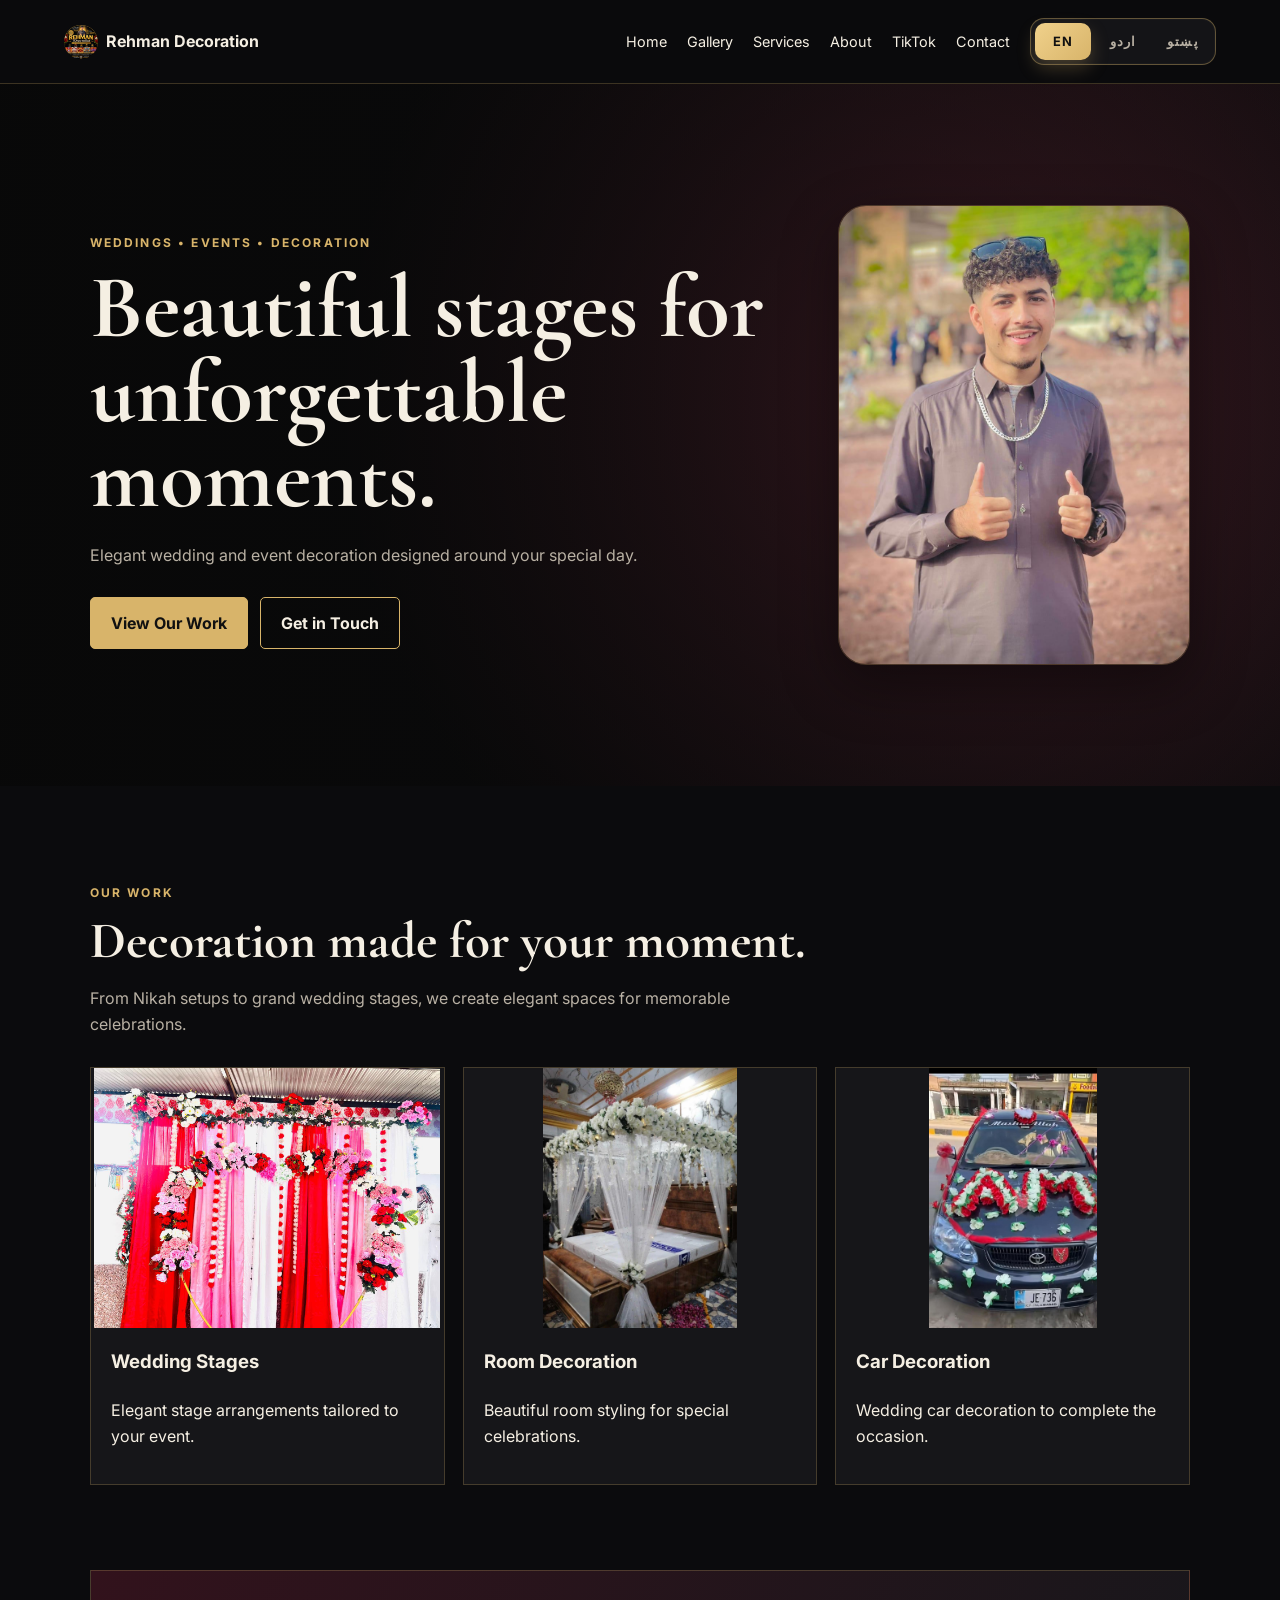
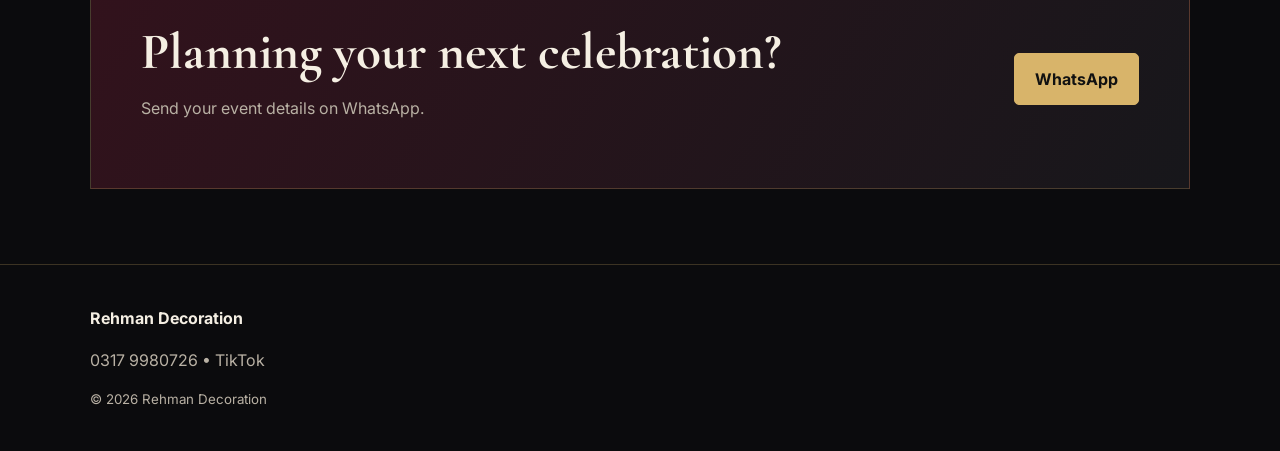
<file: index.html>
<!doctype html>
<html lang="en">
  <head>
    <meta charset="UTF-8" />

    <meta
      name="viewport"
      content="width=device-width,initial-scale=1"
    />

    <meta
      name="description"
      content="Rehman Decoration - wedding stage and event decoration."
    />

    <title data-i18n="titleHome">
      Rehman Decoration | Wedding &amp; Event Decoration
    </title>

    <link
      rel="stylesheet"
      href="css/style.css"
    />
  </head>

  <body>

    <header class="site-header">

      <a
        class="logo"
        href="index.html"
      >
        <img
          data-managed-image="brand.logo"
          src="images/logo.jpeg"
          alt="Rehman Decoration"
        />

        Rehman Decoration
      </a>


      <button
        class="menu-toggle"
        type="button"
        aria-label="Open menu"
        aria-expanded="false"
      >
        ☰
      </button>


      <nav class="nav">

        <a
          href="index.html"
          data-i18n="home"
        >
          Home
        </a>

        <a
          href="gallery.html"
          data-i18n="gallery"
        >
          Gallery
        </a>

        <a
          href="services.html"
          data-i18n="services"
        >
          Services
        </a>

        <a
          href="about.html"
          data-i18n="about"
        >
          About
        </a>

        <a
          href="tiktok.html"
          data-i18n="tiktok"
        >
          TikTok
        </a>

        <a
          href="contact.html"
          data-i18n="contact"
        >
          Contact
        </a>


        <div
          class="language-switch"
          aria-label="Language switch"
        >

          <button
            class="lang-option active"
            type="button"
            data-lang="en"
            aria-label="English"
            aria-pressed="true"
          >
            EN
          </button>

          <button
            class="lang-option"
            type="button"
            data-lang="ur"
            aria-label="اردو"
            aria-pressed="false"
          >
            اردو
          </button>

          <button
            class="lang-option"
            type="button"
            data-lang="ps"
            aria-label="پښتو"
            aria-pressed="false"
          >
            پښتو
          </button>

        </div>


        <select
          id="languageSelect"
          aria-label="Language"
          hidden
        >
          <option value="en">
            English
          </option>

          <option value="ur">
            اردو
          </option>

          <option value="ps">
            پښتو
          </option>
        </select>

      </nav>

    </header>


    <main>

      <!-- HERO -->

      <section class="hero">

        <div>

          <p
            class="eyebrow"
            data-i18n="heroEyebrow"
          >
            WEDDINGS • EVENTS • DECORATION
          </p>


          <h1 data-i18n="hero">
            Beautiful stages for unforgettable moments.
          </h1>


          <p data-i18n="heroText">
            Elegant wedding and event decoration designed
            around your special day.
          </p>


          <div class="buttons">

            <a
              class="btn gold"
              href="gallery.html"
              data-i18n="viewWork"
            >
              View Our Work
            </a>

            <a
              class="btn"
              href="contact.html"
              data-i18n="getInTouch"
            >
              Get in Touch
            </a>

          </div>

        </div>


        <img
          class="hero-image"
          data-managed-image="home.hero"
          src="images/Shahid.jpeg"
          alt="Rehman Decoration"
        />

      </section>


      <!-- FEATURED WORK -->

      <section class="section">

        <p
          class="eyebrow"
          data-i18n="workEyebrow"
        >
          OUR WORK
        </p>


        <h2 data-i18n="featured">
          Decoration made for your moment.
        </h2>


        <p
          class="lead"
          data-i18n="featuredText"
        >
          From Nikah setups to grand wedding stages,
          we create elegant spaces for memorable
          celebrations.
        </p>


        <div class="cards">

          <article>

            <img
              class="photo"
              data-managed-image="home.stage"
              src="images/Wedding/Wedding-1.jpeg"
              alt="Wedding stage decoration"
            />

            <h3 data-i18n="stages">
              Wedding Stages
            </h3>

            <p data-i18n="stageDescription">
              Elegant stage arrangements tailored to your event.
            </p>

          </article>


          <article>

            <img
              class="photo room-card-photo"
              data-managed-image="home.room"
              src="images/Room/Room-19.jpeg"
              alt="Room decoration"
            />

            <h3 data-i18n="rooms">
              Room Decoration
            </h3>

            <p data-i18n="roomDescription">
              Beautiful room styling for special celebrations.
            </p>

          </article>


          <article>

            <img
              class="photo"
              data-managed-image="home.car"
              src="images/Car/Car-2.jpeg"
              alt="Wedding car decoration"
            />

            <h3 data-i18n="cars">
              Car Decoration
            </h3>

            <p data-i18n="carDescription">
              Wedding car decoration to complete the occasion.
            </p>

          </article>

        </div>

      </section>


      <!-- CTA -->

      <section class="cta">

        <div>

          <h2 data-i18n="cta">
            Planning your next celebration?
          </h2>

          <p data-i18n="whatsappPrompt">
            Send your event details on WhatsApp.
          </p>

        </div>


        <a
          class="btn gold"
          target="_blank"
          rel="noopener"
          href="https://wa.me/923179980726?text=Hello%20Rehman%20Decoration%2C%20I%20would%20like%20to%20ask%20about%20your%20decoration%20services."
        >
          WhatsApp
        </a>

      </section>

    </main>


    <footer>

      <strong>
        Rehman Decoration
      </strong>


      <p>

        0317 9980726
        •
        <a
          href="https://www.tiktok.com/@itx_shahid_2"
          target="_blank"
          rel="noopener"
        >
          TikTok
        </a>

      </p>


      <small>
        ©
        <span id="year"></span>
        Rehman Decoration
      </small>

    </footer>


    <script src="js/script.js"></script>

    <script src="js/media.js"></script>

  </body>
</html>
</file>
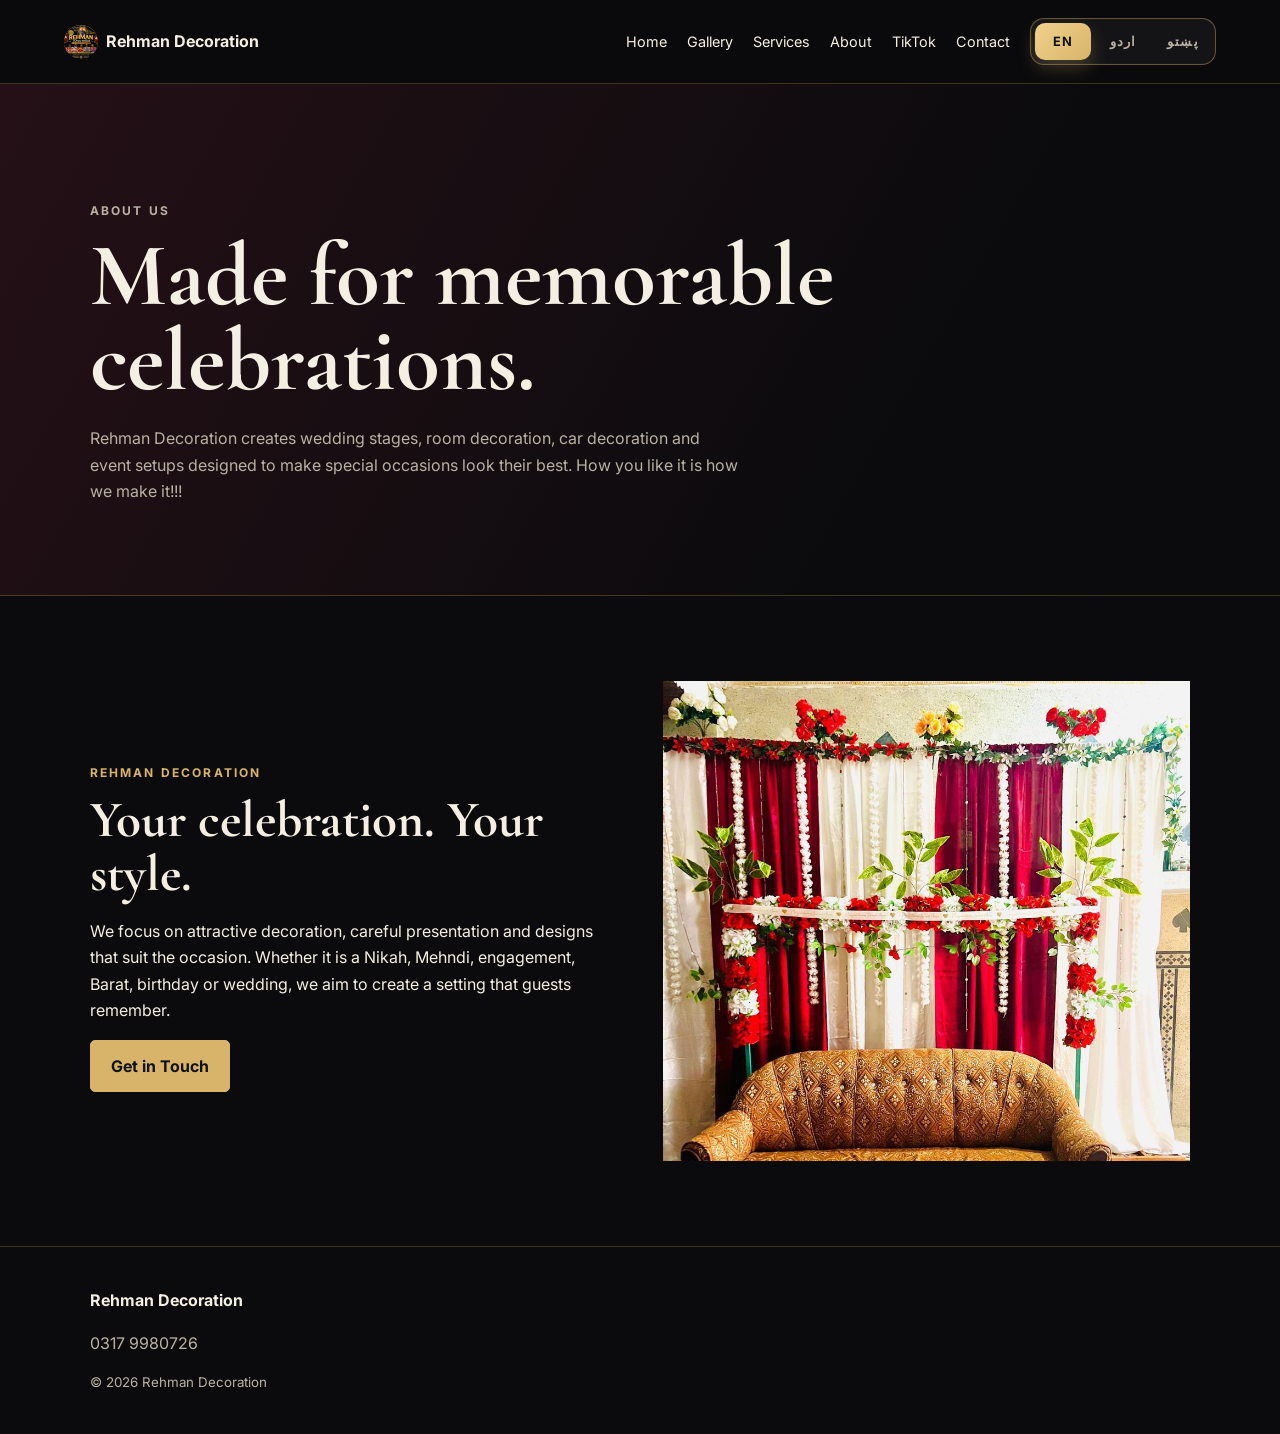
<file: about.html>
<!doctype html>
<html lang="en">
  <head>
    <meta charset="UTF-8" />
    <meta name="viewport" content="width=device-width,initial-scale=1" />
    <title data-i18n="titleAbout">About | Rehman Decoration</title>
    <link rel="stylesheet" href="css/style.css" />
  </head>
  <body>
    <header class="site-header">
      <a class="logo" href="index.html"><img data-managed-image="brand.logo" src="images/logo.jpeg" alt="" /> Rehman Decoration</a
      ><button class="menu-toggle">☰</button>
      <nav class="nav">
        <a href="index.html" data-i18n="home">Home</a><a href="gallery.html" data-i18n="gallery">Gallery</a
        ><a href="services.html" data-i18n="services">Services</a><a href="about.html" data-i18n="about">About</a
        ><a href="tiktok.html">TikTok</a><a href="contact.html" data-i18n="contact">Contact</a
        ><div class="language-switch" aria-label="Language switch">
          <button class="lang-option active" type="button" data-lang="en" aria-label="English" aria-pressed="true">EN</button>
          <button class="lang-option" type="button" data-lang="ur" aria-label="اردو" aria-pressed="false">اردو</button>
          <button class="lang-option" type="button" data-lang="ps" aria-label="پښتو" aria-pressed="false">پښتو</button>
        </div>
        <select id="languageSelect" aria-label="Language" hidden>
          <option value="en">English</option>
          <option value="ur">اردو</option>
          <option value="ps">پښتو</option>
        </select>
      </nav>
    </header>
    <main>
      <section class="pagehero">
        <p class="eyebrow" data-i18n="aboutEyebrow">ABOUT US</p>
        <h1 data-i18n="aboutTitle">Made for memorable celebrations.</h1>
        <p data-i18n="aboutIntro">
          Rehman Decoration creates wedding stages, room decoration, car
          decoration and event setups designed to make special occasions look
          their best. How you like it is how we make it!!!
        </p>
      </section>
      <section class="section split">
        <div>
          <p class="eyebrow" data-i18n="aboutSectionEyebrow">REHMAN DECORATION</p>
          <h2 data-i18n="aboutSectionTitle">Your celebration. Your style.</h2>
          <p data-i18n="aboutText">
            We focus on attractive decoration, careful presentation and designs
            that suit the occasion. Whether it is a Nikah, Mehndi, engagement,
            Barat, birthday or wedding, we aim to create a setting that guests
            remember.
          </p>
          <a class="btn gold" href="contact.html" data-i18n="getInTouch">Get in Touch</a>
        </div>
        <img
          class="photo aboutphoto"
          data-managed-image="about.main"
          src="images/Shahid.jpeg"
          alt="Shahid of Rehman Decoration"
        />
      </section>
    </main>
    <footer>
      <strong>Rehman Decoration</strong>
      <p>0317 9980726</p>
      <small>© <span id="year"></span> Rehman Decoration</small>
    </footer>
    <script src="js/script.js"></script>
    <script src="js/media.js"></script>
  </body>
</html>
</file>
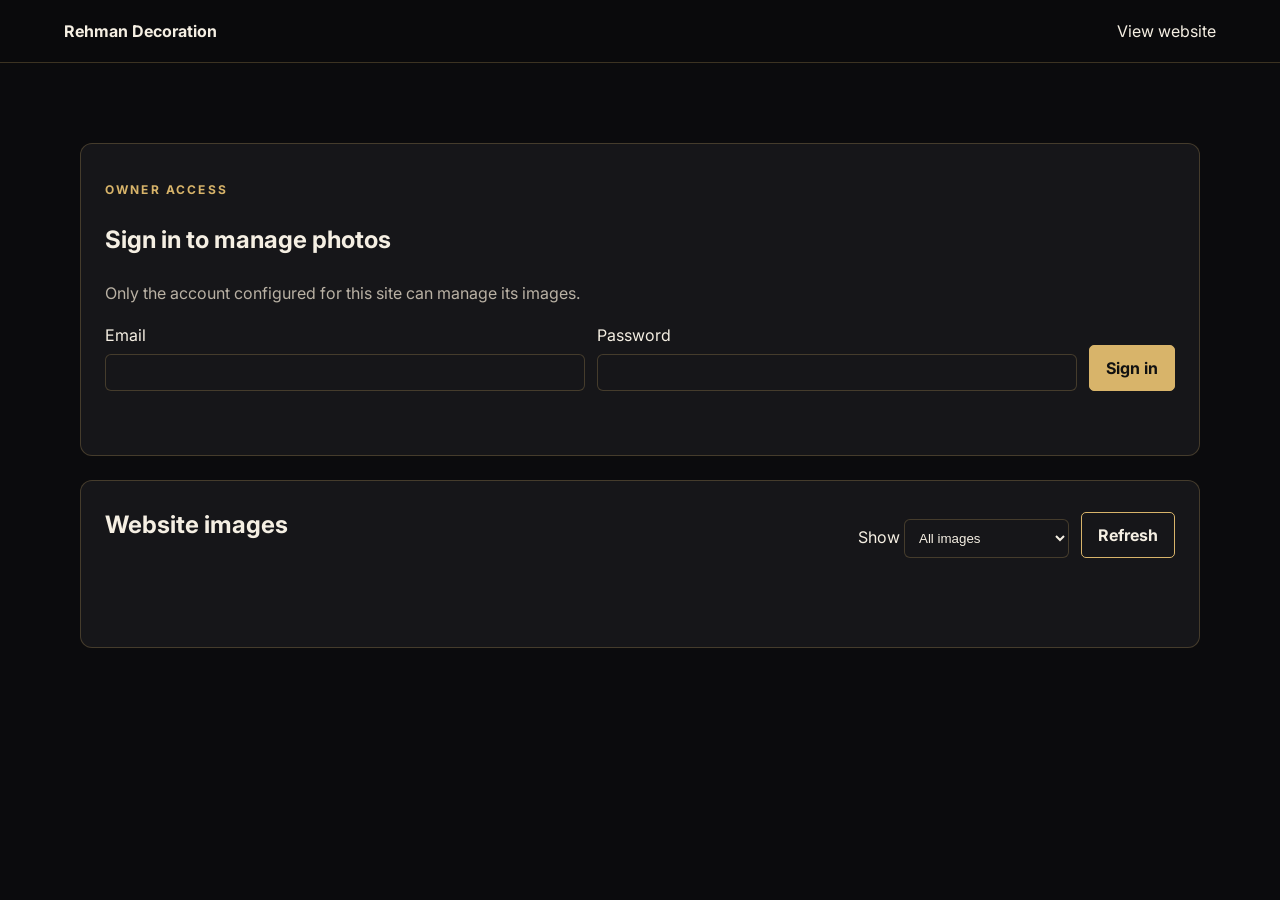
<file: admin.html>
<!doctype html>
<html lang="en">
  <head>
    <meta charset="UTF-8" />
    <meta name="viewport" content="width=device-width, initial-scale=1" />
    <meta name="robots" content="noindex, nofollow" />
    <title>Photo Admin | Rehman Decoration</title>
    <link rel="stylesheet" href="css/style.css" />
    <style>
      .admin-shell {
        width: min(1120px, calc(100% - 32px));
        margin: 0 auto;
        padding: 56px 0 80px;
      }
      .admin-panel {
        margin-top: 24px;
        padding: 24px;
        border: 1px solid var(--line);
        border-radius: 12px;
        background: var(--surface);
      }
      .admin-panel h2 {
        margin-top: 0;
      }
      .admin-form,
      .admin-controls {
        display: flex;
        flex-wrap: wrap;
        gap: 12px;
        align-items: end;
      }
      .admin-form label {
        display: grid;
        flex: 1 1 220px;
        gap: 6px;
      }
      .admin-form input,
      .admin-form select {
        width: 100%;
      }
      .admin-button,
      .remove-photo {
        min-height: 42px;
        padding: 9px 16px;
        border: 1px solid var(--gold);
        border-radius: 5px;
        background: var(--gold);
        color: #111;
        font: inherit;
        font-weight: 700;
        cursor: pointer;
      }
      .admin-button:disabled,
      .remove-photo:disabled {
        opacity: 0.55;
        cursor: wait;
      }
      .secondary-button {
        background: transparent;
        color: var(--cream);
      }
      .admin-help,
      .admin-status,
      .photo-path {
        color: var(--muted);
        overflow-wrap: anywhere;
      }
      .admin-status {
        min-height: 1.5em;
        margin: 16px 0 0;
      }
      .admin-status[data-error="true"] {
        color: #ff9898;
      }
      .admin-status[data-success="true"] {
        color: #a6d9a8;
      }
      .photo-toolbar {
        display: flex;
        flex-wrap: wrap;
        justify-content: space-between;
        align-items: center;
        gap: 12px;
        margin-bottom: 18px;
      }
      .photo-grid {
        display: grid;
        grid-template-columns: repeat(auto-fill, minmax(200px, 1fr));
        gap: 16px;
      }
      .photo-card {
        min-width: 0;
        overflow: hidden;
        border: 1px solid var(--line);
        border-radius: 8px;
        background: #101012;
      }
      .photo-card img {
        display: block;
        width: 100%;
        height: 190px;
        object-fit: cover;
        background: var(--surface);
      }
      .photo-card-body {
        padding: 12px;
      }
      .photo-card-body p {
        margin: 0 0 8px;
      }
      .photo-card .remove-photo {
        width: 100%;
        margin-top: 8px;
        border-color: #9e4848;
        background: #642d31;
        color: white;
      }
      .hidden {
        display: none !important;
      }
      @media (max-width: 560px) {
        .admin-shell {
          padding-top: 32px;
        }
        .admin-panel {
          padding: 18px;
        }
      }
    </style>
  </head>
  <body>
    <header class="site-header">
      <a class="logo" href="index.html">Rehman Decoration</a>
      <a href="index.html">View website</a>
    </header>

    <main class="admin-shell">
      <section id="loginPanel" class="admin-panel">
        <p class="eyebrow">OWNER ACCESS</p>
        <h1>Sign in to manage photos</h1>
        <p class="admin-help">Only the account configured for this site can manage its images.</p>
        <form id="loginForm" class="admin-form">
          <label>
            Email
            <input id="email" type="email" autocomplete="username" required />
          </label>
          <label>
            Password
            <input id="password" type="password" autocomplete="current-password" required />
          </label>
          <button id="loginButton" class="admin-button" type="submit">Sign in</button>
        </form>
        <p id="loginStatus" class="admin-status" role="status" aria-live="polite"></p>
      </section>

      <section id="dashboard" class="hidden">
        <div class="admin-controls">
          <p id="signedInAs" class="admin-help"></p>
          <button id="logoutButton" class="admin-button secondary-button" type="button">Sign out</button>
        </div>

        <section class="admin-panel">
          <h2>Add or replace an image</h2>
          <form id="uploadForm" class="admin-form">
            <label>
              Image
              <input id="photoFile" type="file" accept="image/jpeg,image/png,image/webp,image/avif" required />
            </label>
            <label>
              Use image for
              <select id="photoCategory" required>
                <option value="Wedding">Wedding gallery</option>
                <option value="Engagement">Engagement gallery</option>
                <option value="Mehndi">Mehndi gallery</option>
                <option value="Room">Room gallery</option>
                <option value="Birthday">Birthday gallery</option>
                <option value="Car">Car gallery</option>
                <option value="logo">Site logo (replace)</option>
                <option value="hero">Homepage and About photo (replace)</option>
              </select>
            </label>
            <button id="uploadButton" class="admin-button" type="submit">Upload image</button>
          </form>
          <p class="admin-help">Images up to 8 MB are resized to a maximum of 1920 px and optimized before upload. Transparent PNGs keep transparency. Gallery uploads are added to that category. Logo and homepage uploads replace the current image.</p>
          <p id="uploadStatus" class="admin-status" role="status" aria-live="polite"></p>
        </section>
      </section>

      <section class="admin-panel">
        <div class="photo-toolbar">
          <div>
            <h2>Website images</h2>
            <p id="photoCount" class="admin-help"></p>
          </div>
          <div class="admin-controls">
            <label>
              Show
              <select id="categoryFilter">
                <option value="all">All images</option>
                <option value="Wedding">Wedding</option>
                <option value="Engagement">Engagement</option>
                <option value="Mehndi">Mehndi</option>
                <option value="Room">Room</option>
                <option value="Birthday">Birthday</option>
                <option value="Car">Car</option>
                <option value="Site">Logo and homepage</option>
              </select>
            </label>
            <button id="refreshButton" class="admin-button secondary-button" type="button">Refresh</button>
          </div>
        </div>
        <div id="photoGrid" class="photo-grid"></div>
        <p id="galleryStatus" class="admin-status" role="status" aria-live="polite"></p>
      </section>
    </main>

    <script type="module" src="js/admin.js"></script>
  </body>
</html>
</file>
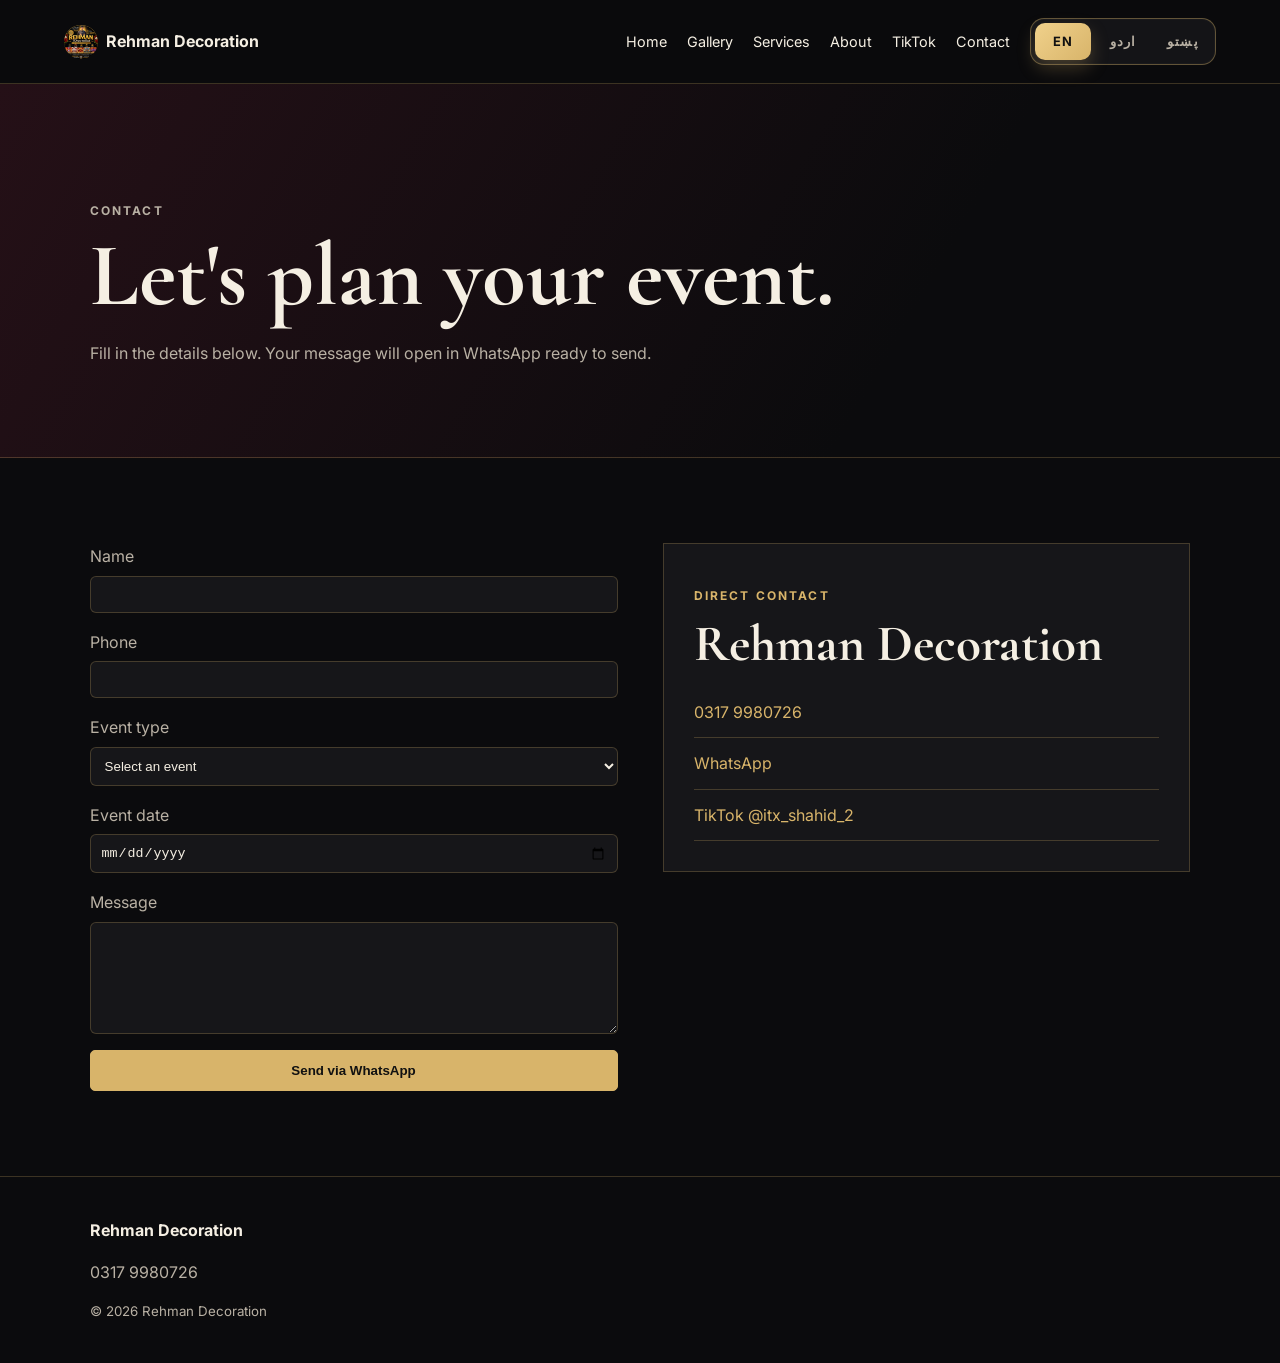
<file: contact.html>
<!doctype html>
<html lang="en">
  <head>
    <meta charset="UTF-8" />
    <meta name="viewport" content="width=device-width,initial-scale=1" />
    <title data-i18n="titleContact">Contact | Rehman Decoration</title>
    <link rel="stylesheet" href="css/style.css" />
  </head>
  <body>
    <header class="site-header">
      <a class="logo" href="index.html"><img data-managed-image="brand.logo" src="images/logo.jpeg" alt="" /> Rehman Decoration</a
      ><button class="menu-toggle">☰</button>
      <nav class="nav">
        <a href="index.html" data-i18n="home">Home</a><a href="gallery.html" data-i18n="gallery">Gallery</a
        ><a href="services.html" data-i18n="services">Services</a><a href="about.html" data-i18n="about">About</a
        ><a href="tiktok.html">TikTok</a><a href="contact.html" data-i18n="contact">Contact</a
        ><div class="language-switch" aria-label="Language switch">
          <button class="lang-option active" type="button" data-lang="en" aria-label="English" aria-pressed="true">EN</button>
          <button class="lang-option" type="button" data-lang="ur" aria-label="اردو" aria-pressed="false">اردو</button>
          <button class="lang-option" type="button" data-lang="ps" aria-label="پښتو" aria-pressed="false">پښتو</button>
        </div>
        <select id="languageSelect" aria-label="Language" hidden>
          <option value="en">English</option>
          <option value="ur">اردو</option>
          <option value="ps">پښتو</option>
        </select>
      </nav>
    </header>
    <main>
      <section class="pagehero">
        <p class="eyebrow" data-i18n="contactEyebrow">CONTACT</p>
        <h1 data-i18n="contactTitle">Let's plan your event.</h1>
        <p data-i18n="contactIntro">
          Fill in the details below. Your message will open in WhatsApp ready to
          send.
        </p>
      </section>
      <section class="section contactlayout">
        <form id="whatsappForm">
          <label><span data-i18n="name">Name</span><input id="name" required /></label
          ><label><span data-i18n="phone">Phone</span><input id="phone" type="tel" autocomplete="tel" inputmode="tel" pattern="\+?[0-9\s().-]+" title="Enter a valid phone number with 7 to 15 digits." required /></label
          ><label
            ><span data-i18n="eventType">Event type</span><select id="eventType" required>
              <option value="" data-i18n="selectEvent">Select an event</option>
              <option data-i18n="filterWedding">Wedding</option>
              <option data-i18n="nikahTitle">Nikah</option>
              <option data-i18n="filterEngagement">Engagement</option>
              <option data-i18n="mehndiTitle">Mehndi</option>
              <option data-i18n="baratTitle">Barat</option>
              <option data-i18n="birthdayTitle">Birthday</option>
              <option data-i18n="roomServiceTitle">Room Decoration</option>
              <option data-i18n="carServiceTitle">Car Decoration</option>
            </select></label
          ><label><span data-i18n="eventDate">Event date</span><input id="eventDate" type="date" /></label
          ><label><span data-i18n="message">Message</span><textarea id="message" rows="6"></textarea></label
          ><button class="btn gold" type="submit" data-i18n="sendWhatsApp">Send via WhatsApp</button
          >
        </form>
        <aside class="contactcard">
          <p class="eyebrow" data-i18n="directContact">DIRECT CONTACT</p>
          <h2>Rehman Decoration</h2>
          <a href="tel:+923179980726">0317 9980726</a
          ><a href="https://wa.me/923179980726" target="_blank" rel="noopener"
            >WhatsApp</a
          ><a
            href="https://www.tiktok.com/@itx_shahid_2"
            target="_blank"
            rel="noopener"
            >TikTok @itx_shahid_2</a
          >
        </aside>
      </section>
    </main>
    <footer>
      <strong>Rehman Decoration</strong>
      <p>0317 9980726</p>
      <small>© <span id="year"></span> Rehman Decoration</small>
    </footer>
    <script src="js/script.js"></script>
    <script src="js/media.js"></script>
  </body>
</html>
</file>
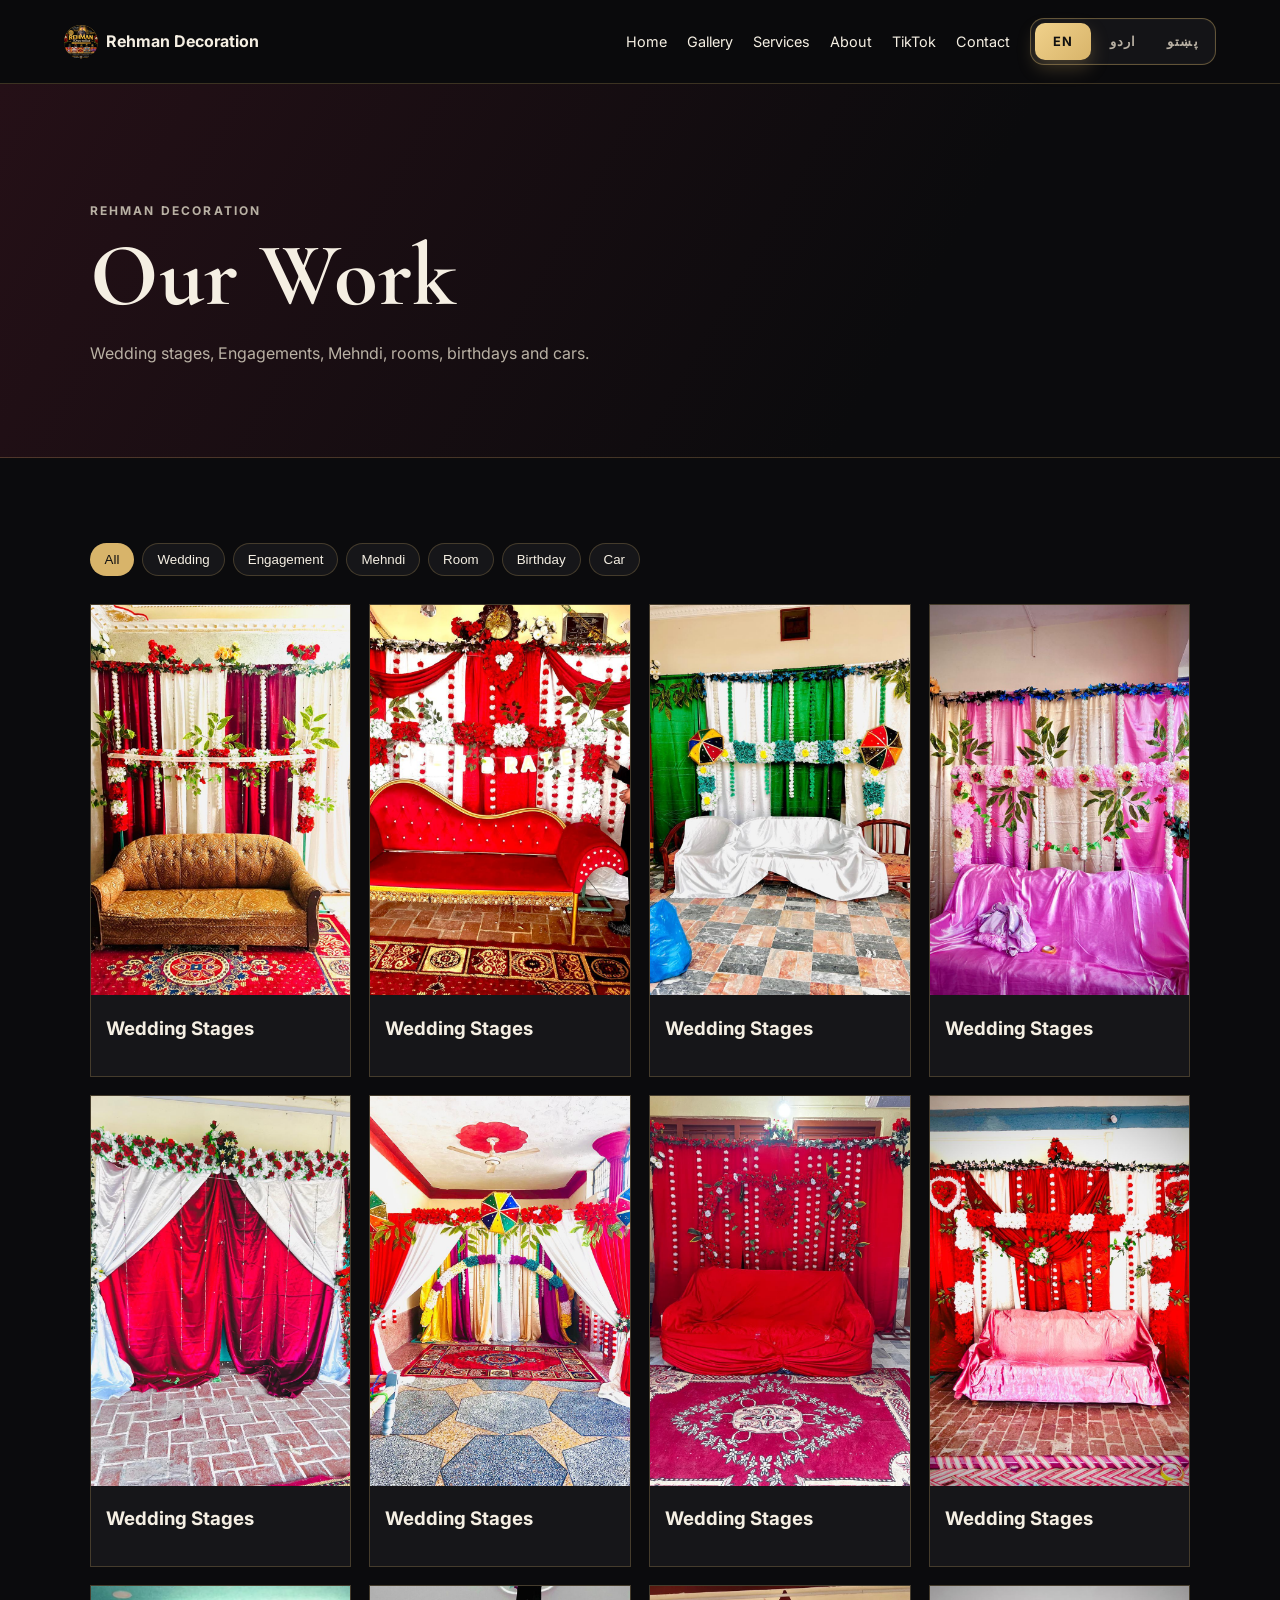
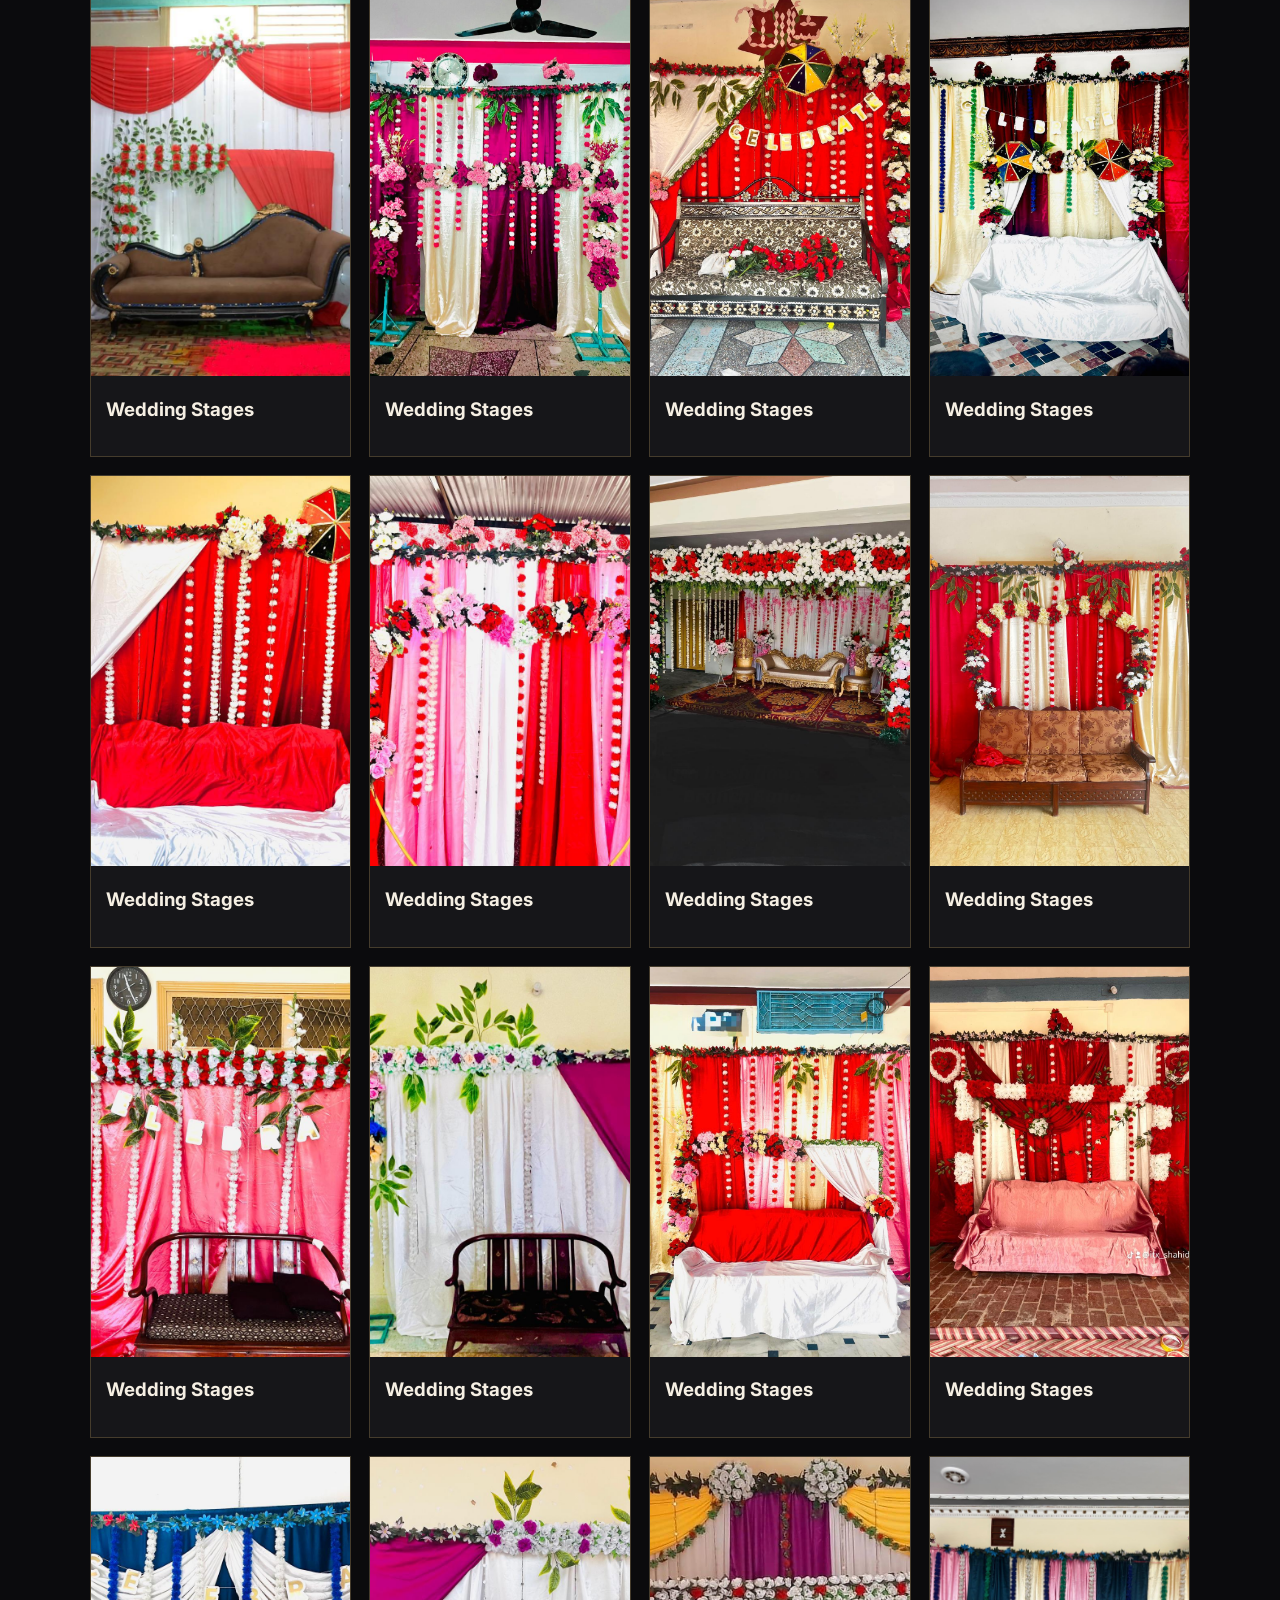
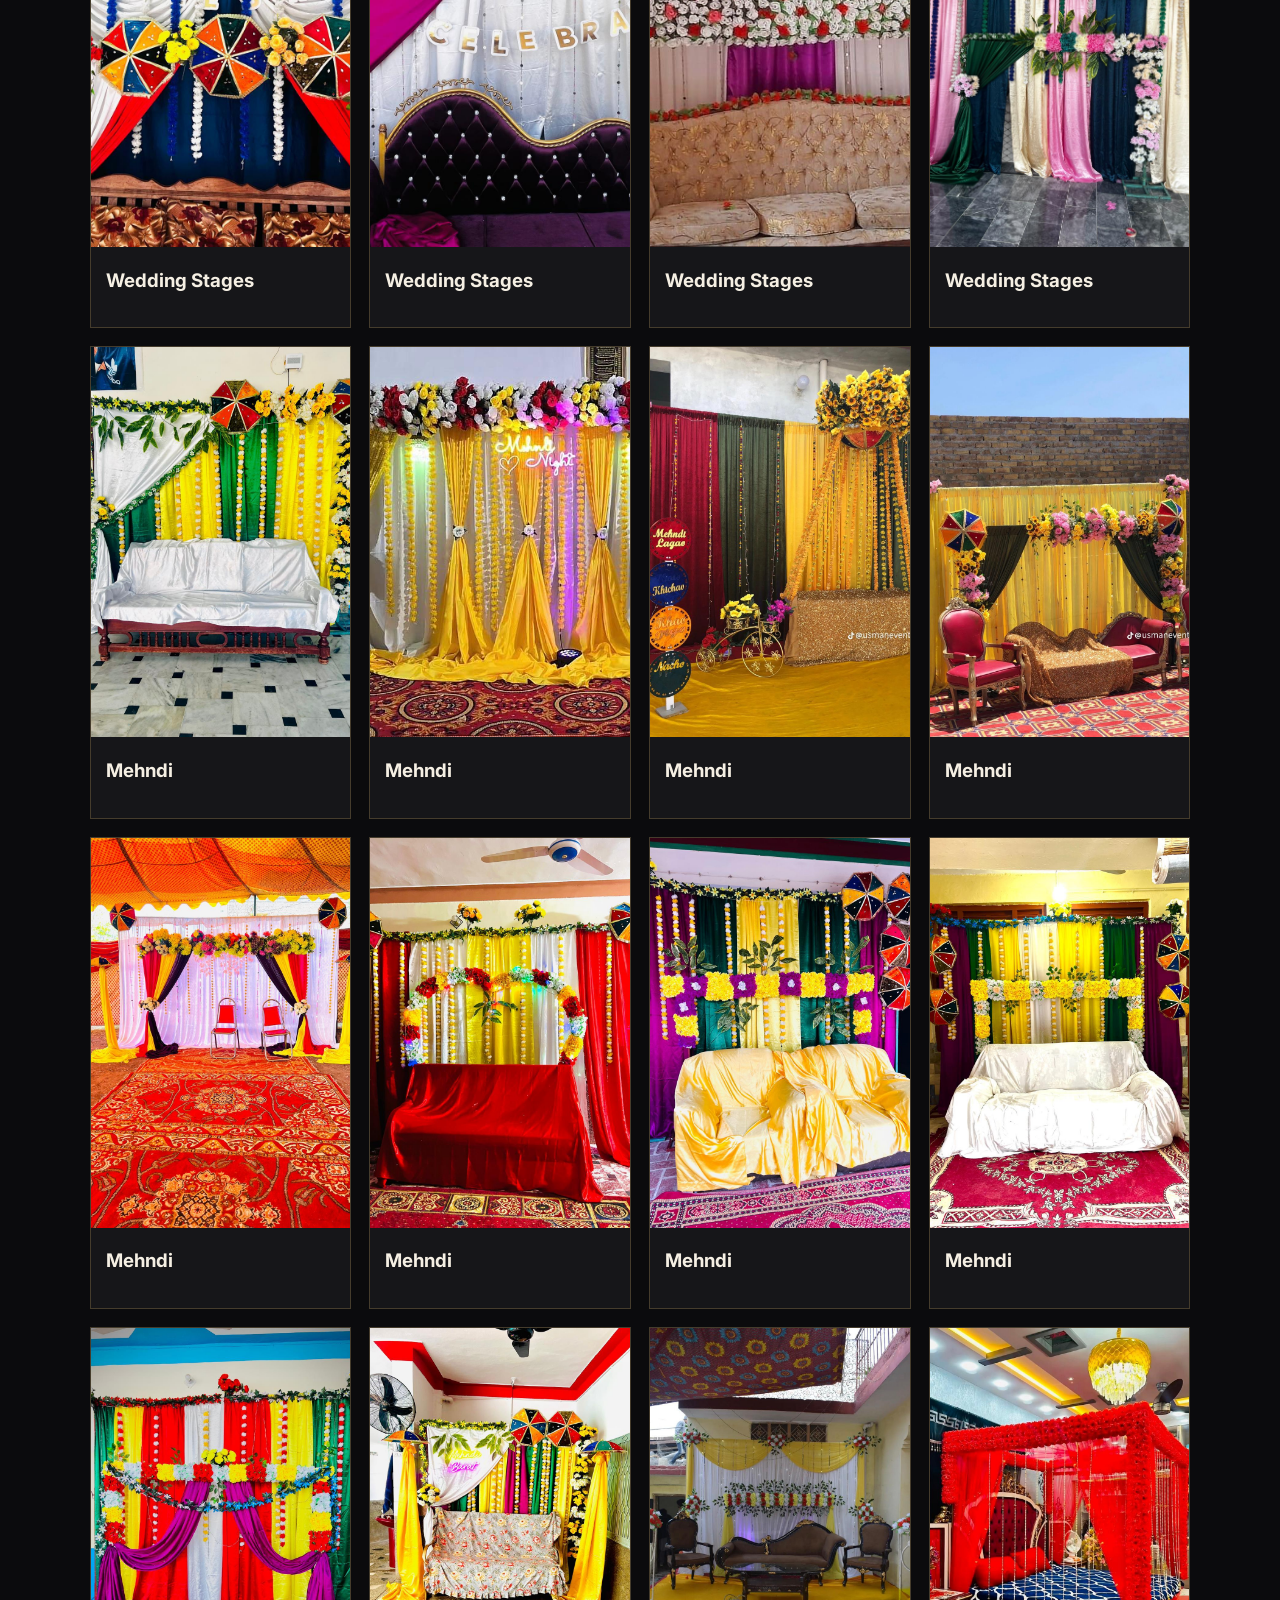
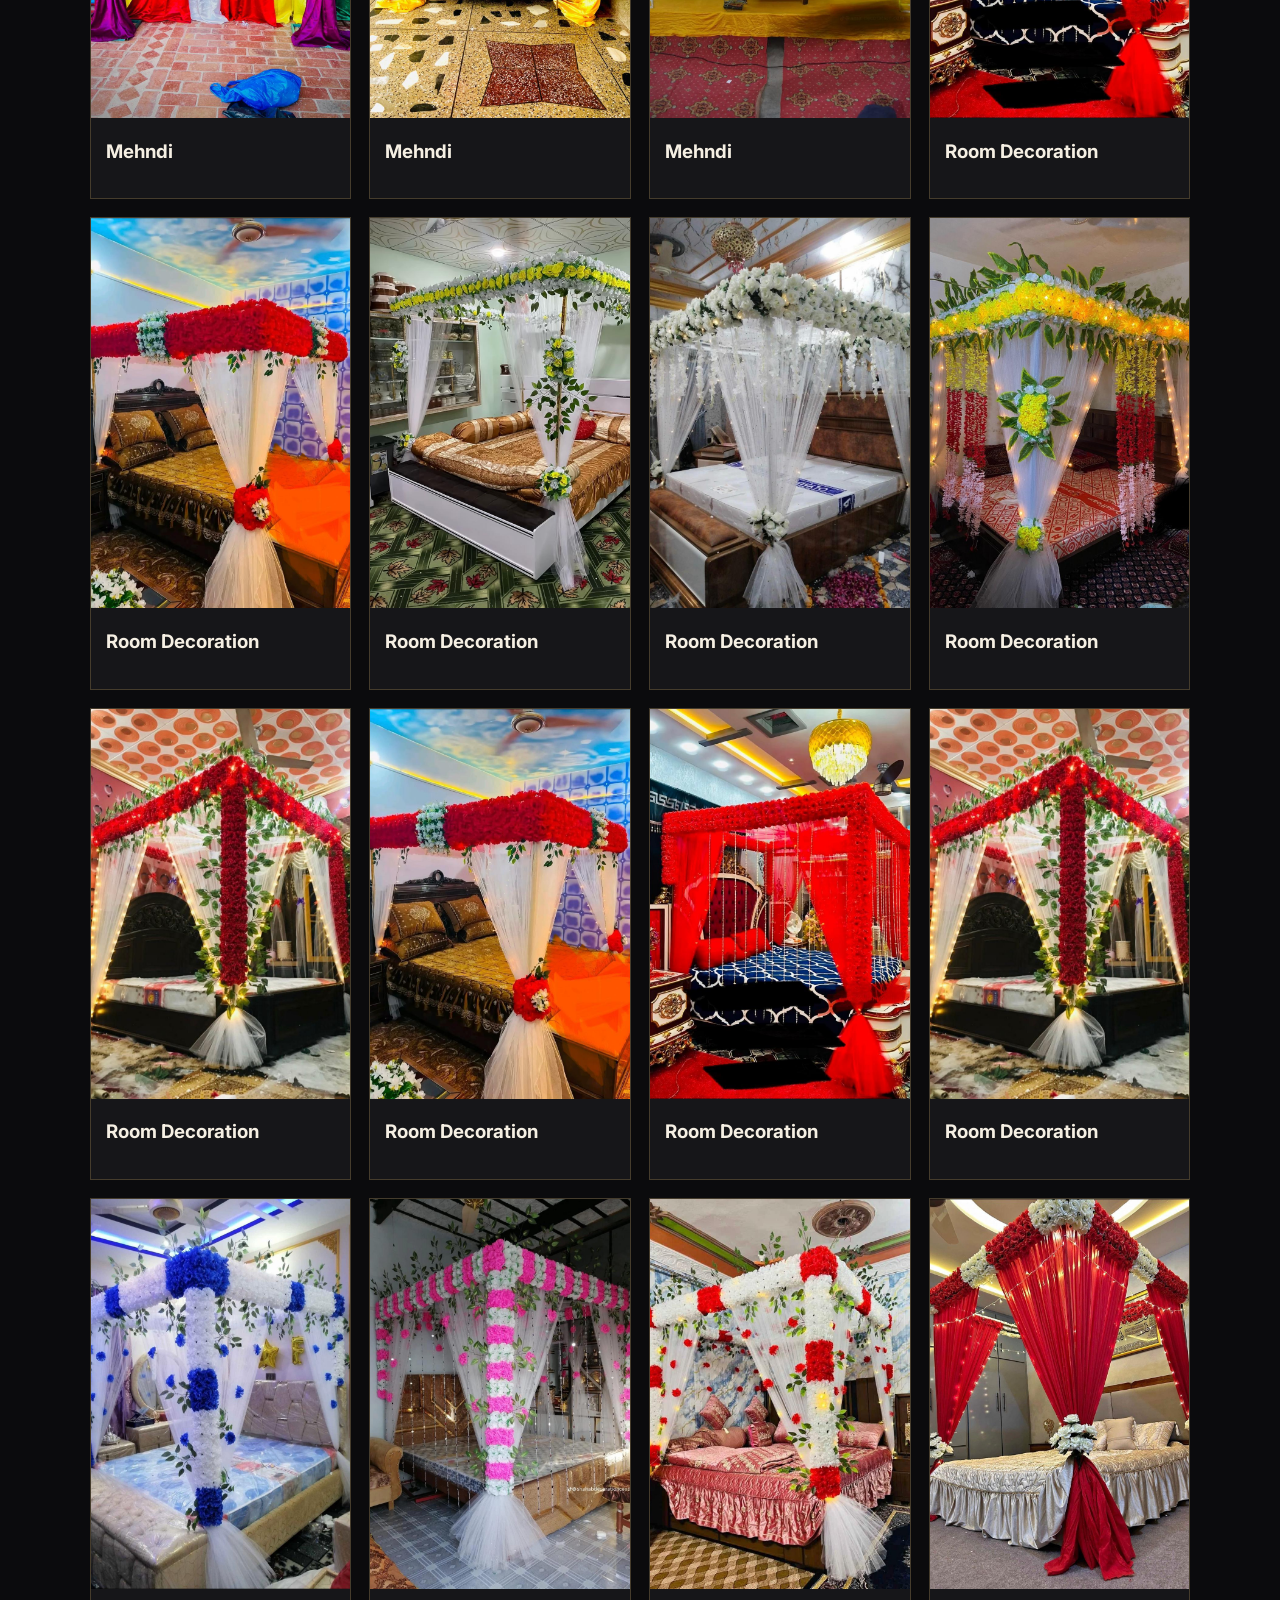
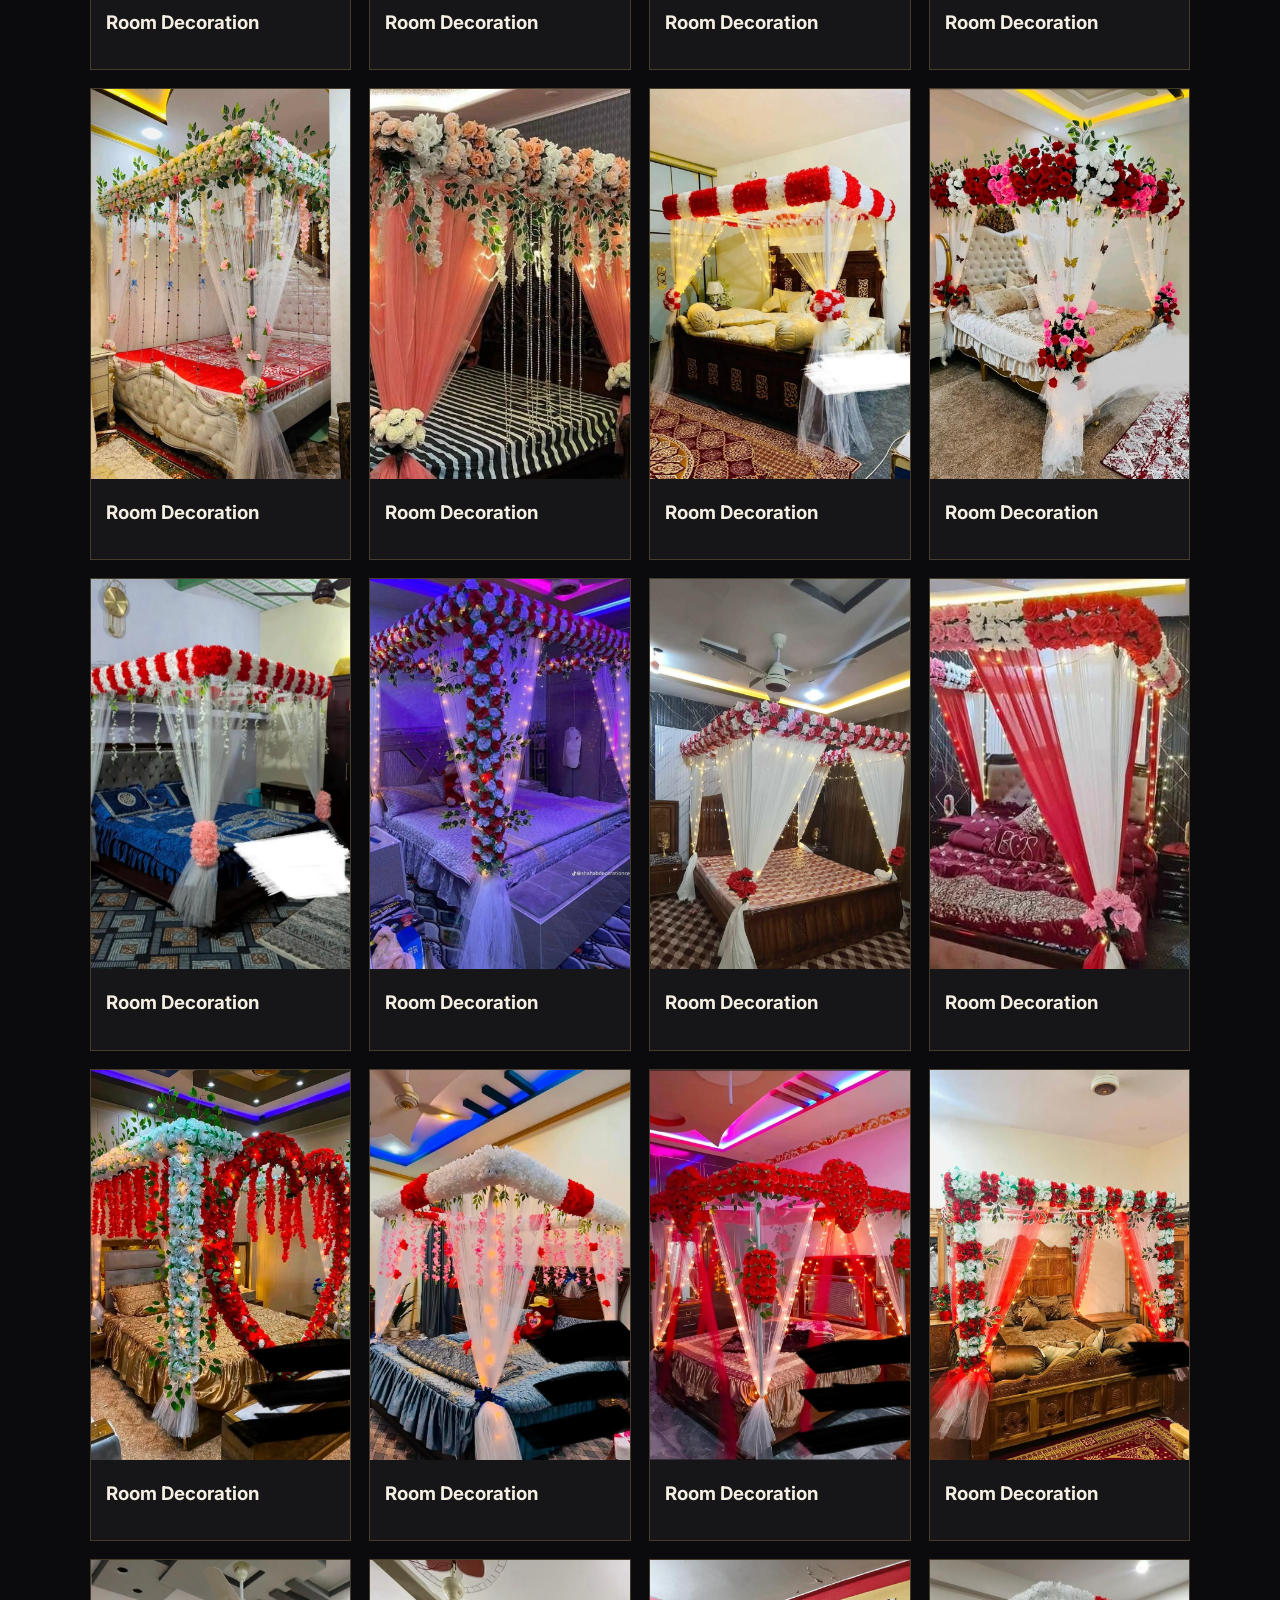
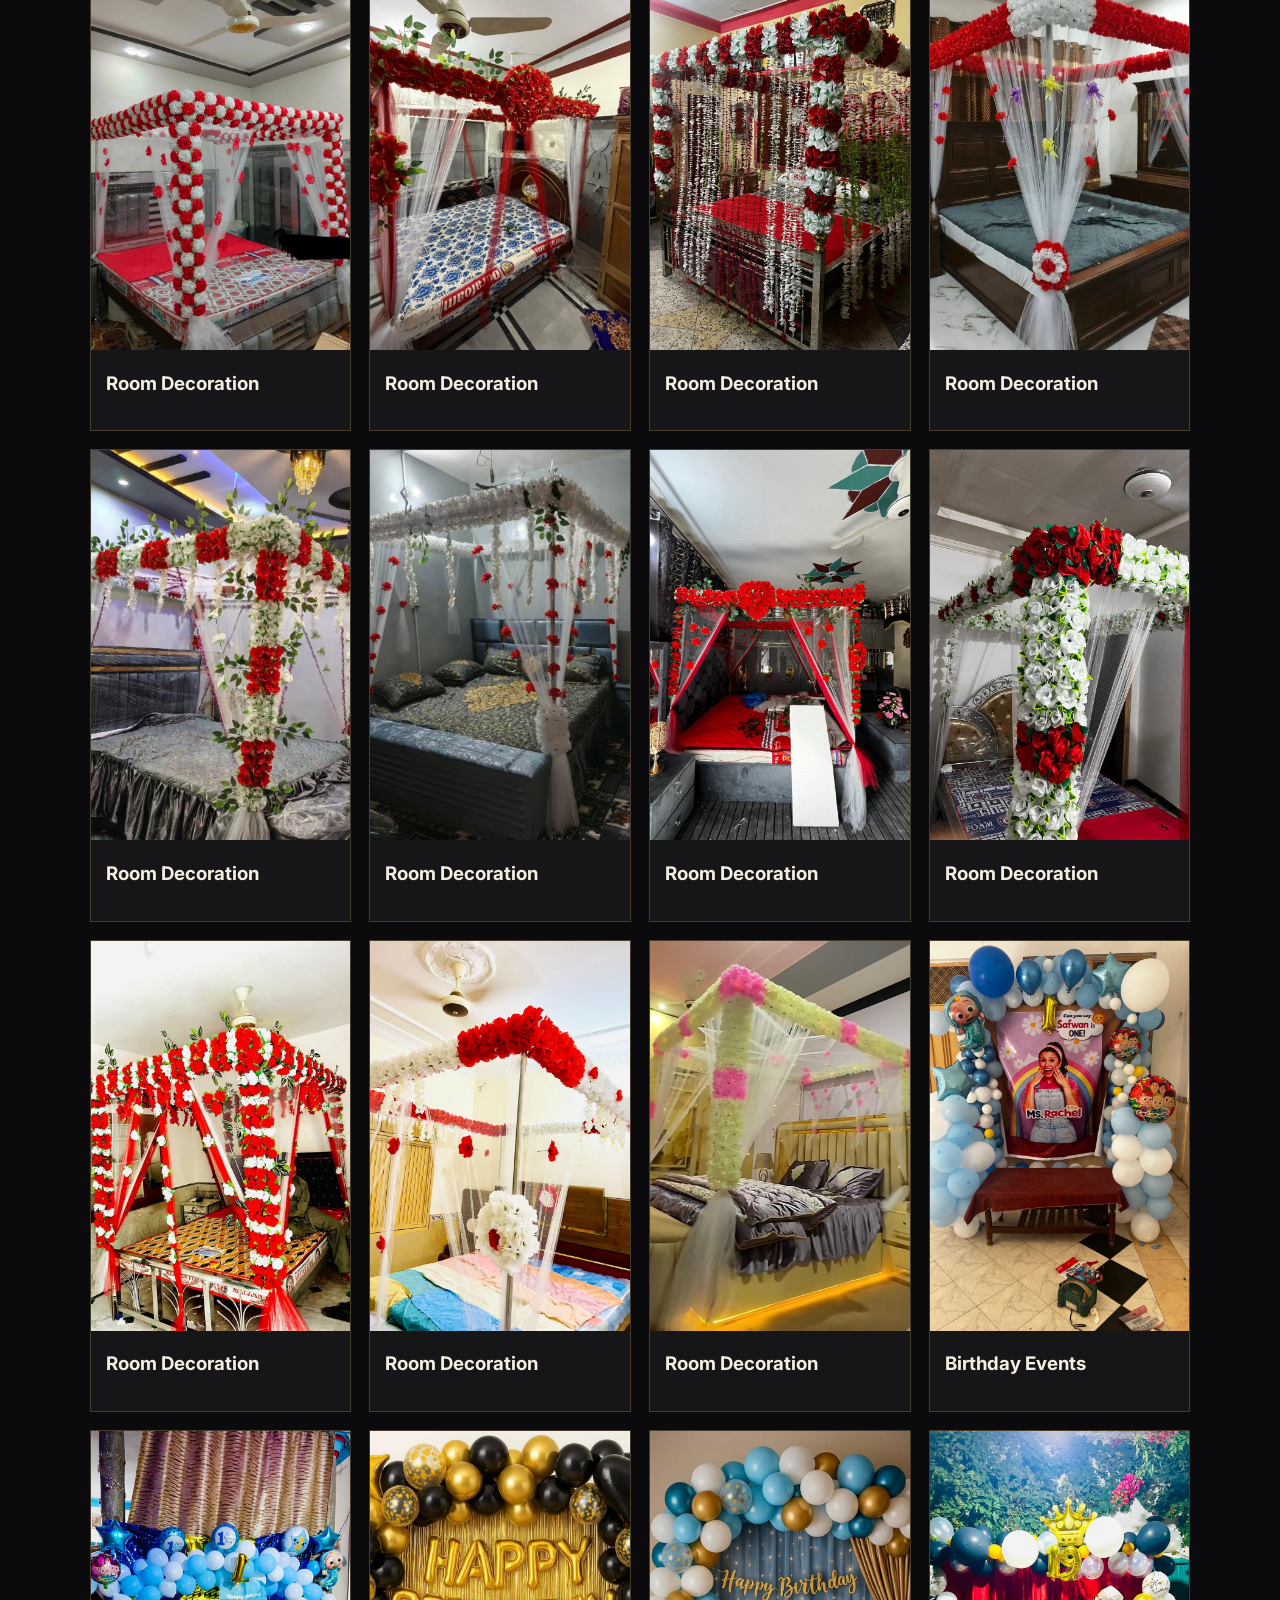
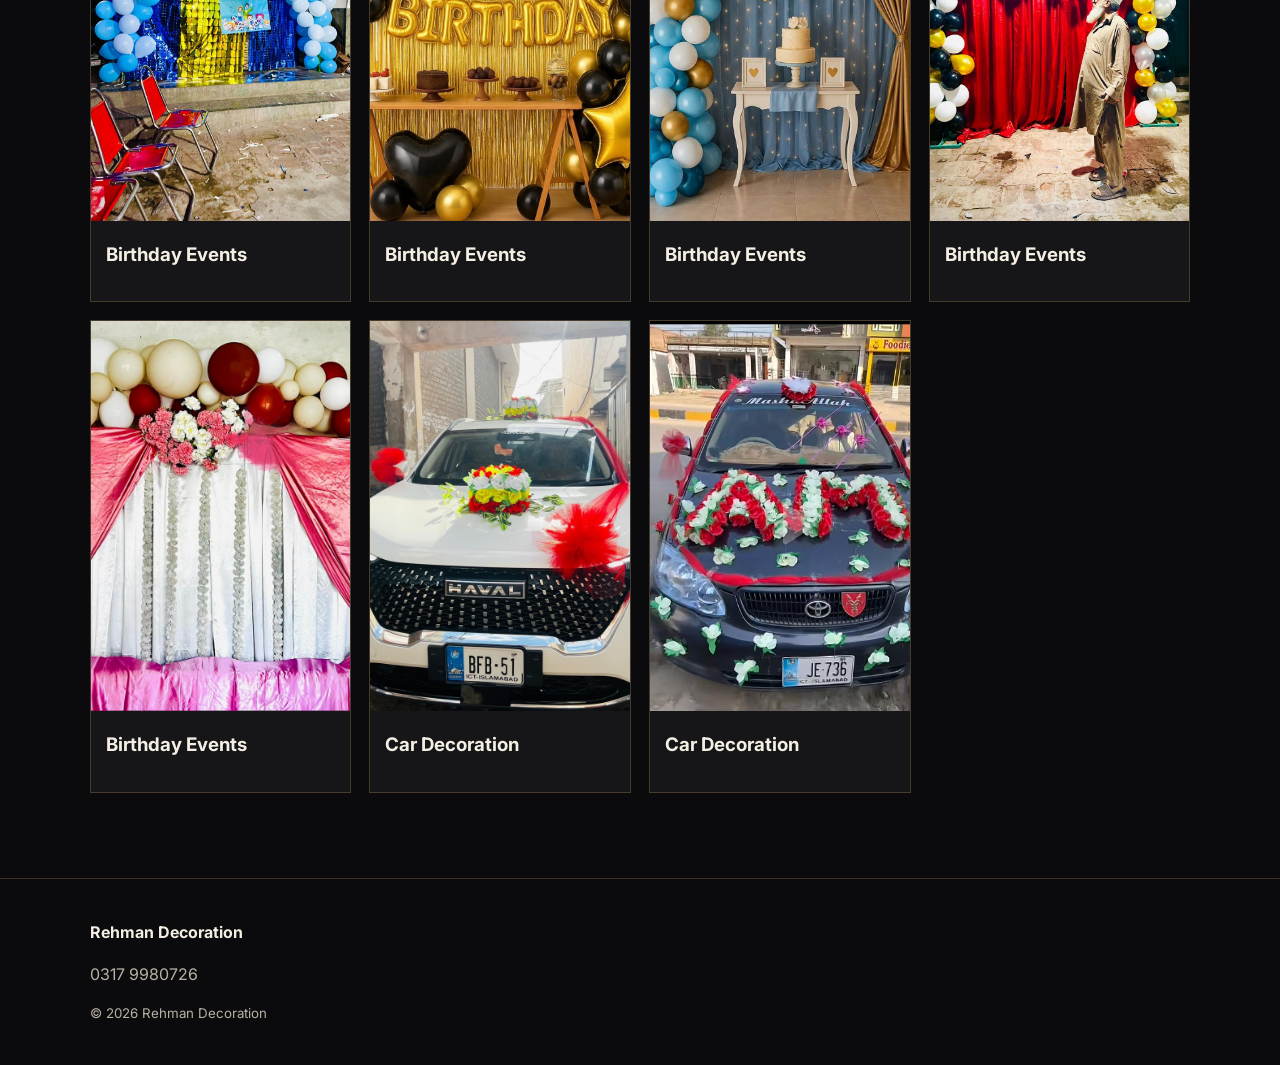
<file: gallery.html>
<!doctype html>
<html lang="en">
  <head>
    <meta charset="UTF-8" />
    <meta name="viewport" content="width=device-width,initial-scale=1" />

    <title data-i18n="titleGallery">
      Gallery | Rehman Decoration
    </title>

    <link rel="stylesheet" href="css/style.css" />
  </head>

  <body>
    <header class="site-header">
      <a class="logo" href="index.html">
        <img data-managed-image="brand.logo" src="images/logo.jpeg" alt="" /> Rehman Decoration
      </a>

      <button class="menu-toggle">☰</button>

      <nav class="nav">
        <a href="index.html" data-i18n="home">
          Home
        </a>

        <a href="gallery.html" data-i18n="gallery">
          Gallery
        </a>

        <a href="services.html" data-i18n="services">
          Services
        </a>

        <a href="about.html" data-i18n="about">
          About
        </a>

        <a href="tiktok.html" data-i18n="tiktok">
          TikTok
        </a>

        <a href="contact.html" data-i18n="contact">
          Contact
        </a>

        <div class="language-switch" aria-label="Language switch">
          <button class="lang-option active" type="button" data-lang="en" aria-label="English" aria-pressed="true">EN</button>
          <button class="lang-option" type="button" data-lang="ur" aria-label="اردو" aria-pressed="false">اردو</button>
          <button class="lang-option" type="button" data-lang="ps" aria-label="پښتو" aria-pressed="false">پښتو</button>
        </div>
        <select id="languageSelect" aria-label="Language" hidden>
          <option value="en">English</option>
          <option value="ur">اردو</option>
          <option value="ps">پښتو</option>
        </select>
      </nav>
    </header>

    <main>
      <section class="pagehero">
        <p
          class="eyebrow"
          data-i18n="galleryEyebrow"
        >
          REHMAN DECORATION
        </p>

        <h1 data-i18n="galleryTitle">
          Our Work
        </h1>

        <p data-i18n="galleryIntro">
          Wedding stages, Engagements, Mehndi, rooms,
          birthdays and cars.
        </p>
      </section>

      <section class="section">
        <div class="filters">
          <button
            class="filter active"
            data-filter="all"
            data-i18n="filterAll"
          >
            All
          </button>

          <button
            class="filter"
            data-filter="wedding"
            data-i18n="filterWedding"
          >
            Wedding
          </button>

          <button
            class="filter"
            data-filter="engagement"
            data-i18n="filterEngagement"
          >
            Engagement
          </button>

          <button
            class="filter"
            data-filter="mehndi"
            data-i18n="filterMehndi"
          >
            Mehndi
          </button>

          <button
            class="filter"
            data-filter="room"
            data-i18n="filterRoom"
          >
            Room
          </button>

          <button
            class="filter"
            data-filter="birthday"
            data-i18n="filterBirthday"
          >
            Birthday
          </button>

          <button
            class="filter"
            data-filter="car"
            data-i18n="filterCar"
          >
            Car
          </button>
        </div>

        <!-- Photos are added automatically with javascript -->
        <div
          class="gallerygrid"  
          id="galleryGrid"
        ></div>
      </section>
    </main>

    <footer>
      <strong>
        Rehman Decoration
      </strong>

      <p>
        0317 9980726
      </p>

      <small>
        © <span id="year"></span>
        Rehman Decoration
      </small>
    </footer>

    <script src="js/script.js"></script>
    <script src="js/media.js"></script>
  </body>
</html>
</file>
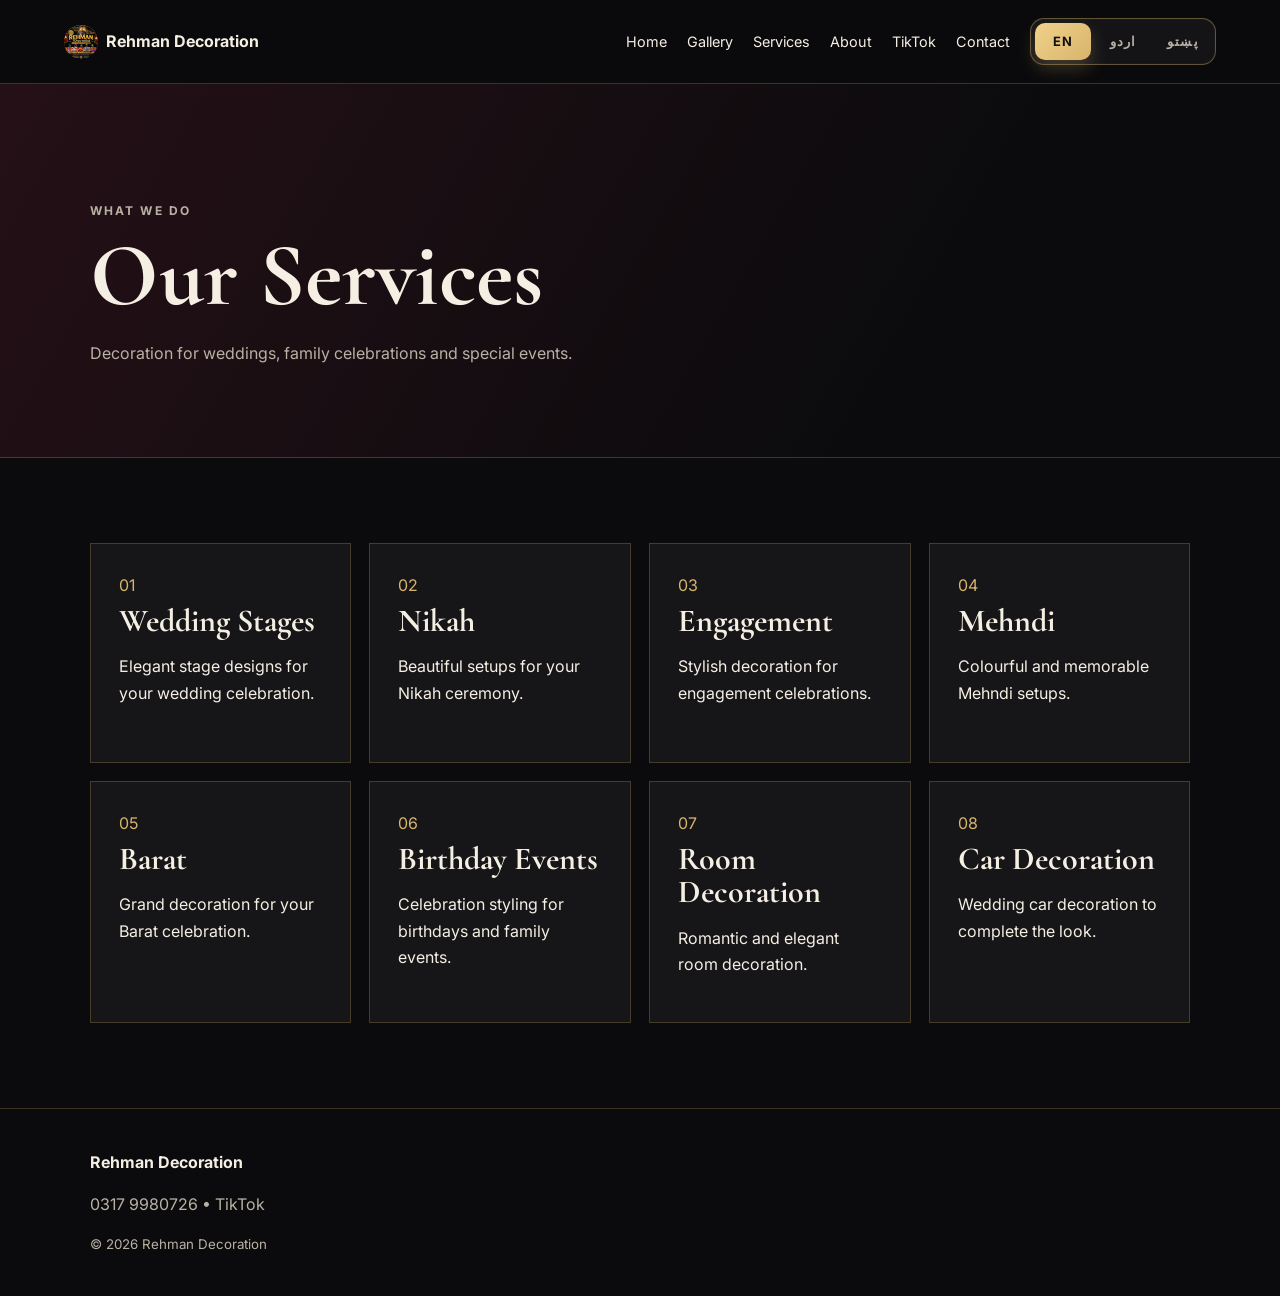
<file: services.html>
<!doctype html>
<html lang="en">
  <head>
    <meta charset="UTF-8" />
    <meta name="viewport" content="width=device-width,initial-scale=1" />
    <title data-i18n="titleServices">Services | Rehman Decoration</title>
    <link rel="stylesheet" href="css/style.css" />
  </head>
  <body>
    <header class="site-header">
      <a class="logo" href="index.html"><img data-managed-image="brand.logo" src="images/logo.jpeg" alt="" /> Rehman Decoration</a
      ><button class="menu-toggle">☰</button>
      <nav class="nav">
        <a href="index.html" data-i18n="home">Home</a><a href="gallery.html" data-i18n="gallery">Gallery</a
        ><a href="services.html" data-i18n="services">Services</a><a href="about.html" data-i18n="about">About</a
        ><a href="tiktok.html">TikTok</a><a href="contact.html" data-i18n="contact">Contact</a
        ><div class="language-switch" aria-label="Language switch">
          <button class="lang-option active" type="button" data-lang="en" aria-label="English" aria-pressed="true">EN</button>
          <button class="lang-option" type="button" data-lang="ur" aria-label="اردو" aria-pressed="false">اردو</button>
          <button class="lang-option" type="button" data-lang="ps" aria-label="پښتو" aria-pressed="false">پښتو</button>
        </div>
        <select id="languageSelect" aria-label="Language" hidden>
          <option value="en">English</option>
          <option value="ur">اردو</option>
          <option value="ps">پښتو</option>
        </select>
      </nav>
    </header>
    <main>
      <section class="pagehero">
        <p class="eyebrow" data-i18n="servicesEyebrow">WHAT WE DO</p>
        <h1 data-i18n="servicesTitle">Our Services</h1>
        <p data-i18n="servicesIntro">Decoration for weddings, family celebrations and special events.</p>
      </section>
      <section class="section">
        <div class="servicegrid">
          <article>
            <span>01</span>
            <h2 data-i18n="weddingStageTitle">Wedding Stages</h2>
            <p data-i18n="weddingStageDescription">Elegant stage designs for your wedding celebration.</p>
          </article>
          <article>
            <span>02</span>
            <h2 data-i18n="nikahTitle">Nikah</h2>
            <p data-i18n="nikahDescription">Beautiful setups for your Nikah ceremony.</p>
          </article>
          <article>
            <span>03</span>
            <h2 data-i18n="engagementTitle">Engagements</h2>
            <p data-i18n="engagementDescription">Stylish decoration for engagement celebrations.</p>
          </article>
          <article>
            <span>04</span>
            <h2 data-i18n="mehndiTitle">Mehndi</h2>
            <p data-i18n="mehndiDescription">Colourful and memorable Mehndi setups.</p>
          </article>
          <article>
            <span>05</span>
            <h2 data-i18n="baratTitle">Barat</h2>
            <p data-i18n="baratDescription">Grand decoration for your Barat celebration.</p>
          </article>
          <article>
            <span>06</span>
            <h2 data-i18n="birthdayTitle">Birthday Events</h2>
            <p data-i18n="birthdayDescription">Celebration styling for birthdays and family events.</p>
          </article>
          <article>
            <span>07</span>
            <h2 data-i18n="roomServiceTitle">Room Decoration</h2>
            <p data-i18n="roomServiceDescription">Romantic and elegant room decoration.</p>
          </article>
          <article>
            <span>08</span>
            <h2 data-i18n="carServiceTitle">Car Decoration</h2>
            <p data-i18n="carServiceDescription">Wedding car decoration to complete the look.</p>
          </article>
        </div>
      </section>
    </main>
    <footer>
      <strong>Rehman Decoration</strong>
      <p>
        0317 9980726 • <a href="https://www.tiktok.com/@itx_shahid_2">TikTok</a>
      </p>
      <small>© <span id="year"></span> Rehman Decoration</small>
    </footer>
    <script src="js/script.js"></script>
    <script src="js/media.js"></script>
  </body>
</html>
</file>
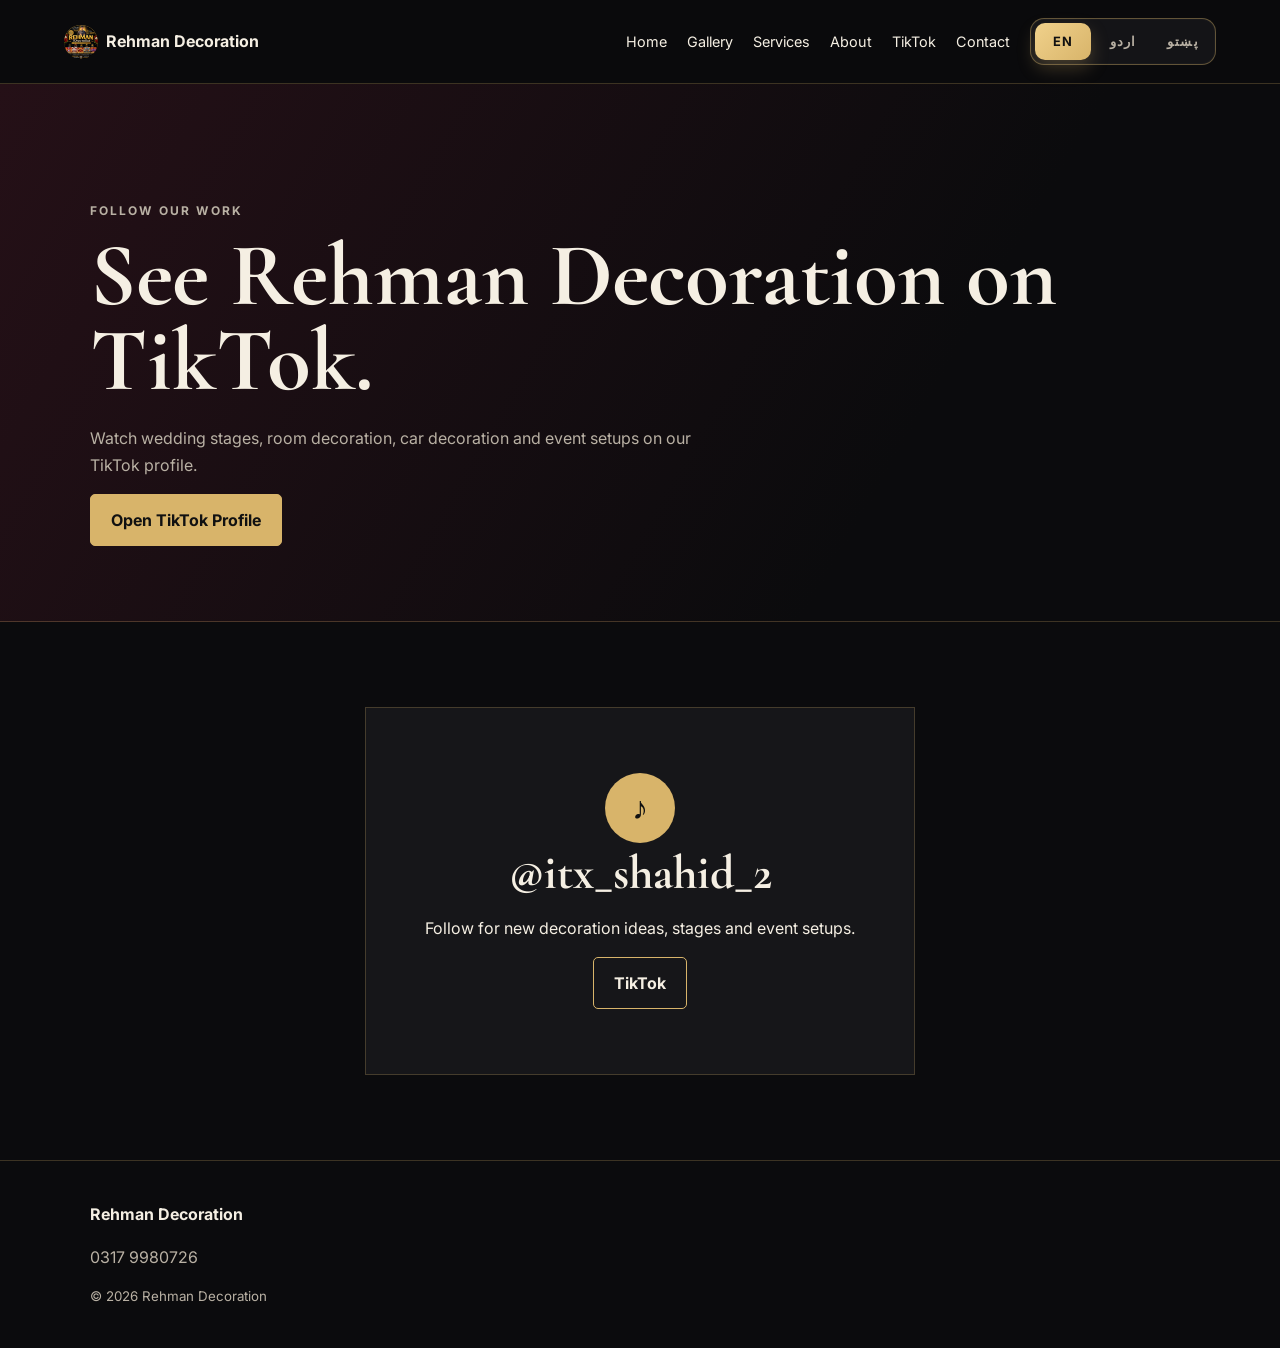
<file: tiktok.html>
<!doctype html>
<html lang="en">
  <head>
    <meta charset="UTF-8" />
    <meta name="viewport" content="width=device-width,initial-scale=1" />
    <title data-i18n="titleTikTok">TikTok | Rehman Decoration</title>
    <link rel="stylesheet" href="css/style.css" />
  </head>
  <body>
    <header class="site-header">
      <a class="logo" href="index.html"><img data-managed-image="brand.logo" src="images/logo.jpeg" alt="" /> Rehman Decoration</a
      ><button class="menu-toggle">☰</button>
      <nav class="nav">
        <a href="index.html" data-i18n="home">Home</a><a href="gallery.html" data-i18n="gallery">Gallery</a
        ><a href="services.html" data-i18n="services">Services</a><a href="about.html" data-i18n="about">About</a
        ><a href="tiktok.html">TikTok</a><a href="contact.html" data-i18n="contact">Contact</a
        ><div class="language-switch" aria-label="Language switch">
          <button class="lang-option active" type="button" data-lang="en" aria-label="English" aria-pressed="true">EN</button>
          <button class="lang-option" type="button" data-lang="ur" aria-label="اردو" aria-pressed="false">اردو</button>
          <button class="lang-option" type="button" data-lang="ps" aria-label="پښتو" aria-pressed="false">پښتو</button>
        </div>
        <select id="languageSelect" aria-label="Language" hidden>
          <option value="en">English</option>
          <option value="ur">اردو</option>
          <option value="ps">پښتو</option>
        </select>
      </nav>
    </header>
    <main>
      <section class="pagehero">
        <p class="eyebrow" data-i18n="tiktokEyebrow">FOLLOW OUR WORK</p>
        <h1 data-i18n="tiktokTitle">See Rehman Decoration on TikTok.</h1>
        <p data-i18n="tiktokIntro">
          Watch wedding stages, room decoration, car decoration and event setups
          on our TikTok profile.
        </p>
        <a
          class="btn gold"
          href="https://www.tiktok.com/@itx_shahid_2"
          target="_blank"
          rel="noopener"
          data-i18n="openTikTok">Open TikTok Profile</a
        >
      </section>
      <section class="section">
        <div class="social">
          <div>♪</div>
          <h2>@itx_shahid_2</h2>
          <p data-i18n="tiktokFollow">Follow for new decoration ideas, stages and event setups.</p>
          <a
            class="btn"
            href="https://www.tiktok.com/@itx_shahid_2"
            target="_blank"
            rel="noopener"
            >TikTok</a
          >
        </div>
      </section>
    </main>
    <footer>
      <strong>Rehman Decoration</strong>
      <p>0317 9980726</p>
      <small>© <span id="year"></span> Rehman Decoration</small>
    </footer>
    <script src="js/script.js"></script>
    <script src="js/media.js"></script>
  </body>
</html>
</file>
<file: css/style.css>
@import url("https://fonts.googleapis.com/css2?family=Cormorant+Garamond:wght@500;600;700&family=Inter:wght@400;500;600;700&display=swap");
:root {
  --bg: #0b0b0d;
  --surface: #161619;
  --gold: #d8b46a;
  --cream: #f5efe3;
  --muted: #b9b1a4;
  --line: rgba(216, 180, 106, 0.24);
}
* {
  box-sizing: border-box;
}
html {
  scroll-behavior: smooth;
}
body {
  margin: 0;
  background: var(--bg);
  color: var(--cream);
  font-family: Inter, Arial, sans-serif;
  line-height: 1.65;
}
a {
  color: inherit;
  text-decoration: none;
}
.site-header {
  position: sticky;
  top: 0;
  z-index: 5;
  display: flex;
  justify-content: space-between;
  align-items: center;
  padding: 18px 5%;
  background: rgba(11, 11, 13, 0.96);
  border-bottom: 1px solid var(--line);
  backdrop-filter: blur(12px);
}
.logo {
  display: flex;
  align-items: center;
  gap: 8px;
  font-weight: 700;
}
.logo img {
  display: block;
  width: 34px;
  height: 34px;
  border-radius: 50%;
  object-fit: cover;
}
.nav {
  display: flex;
  align-items: center;
  gap: 20px;
}
.nav a {
  font-size: 0.9rem;
}
.nav a:hover {
  color: var(--gold);
}
.language-switch {
  display: inline-flex;
  align-items: center;
  gap: 4px;
  padding: 4px;
  border-radius: 14px;
  border: 1px solid rgba(216, 180, 106, 0.4);
  background: rgba(22, 22, 25, 0.95);
  box-shadow: inset 0 0 0 1px rgba(255, 255, 255, 0.02);
}
.lang-option {
  border: 0;
  background: transparent;
  color: var(--muted);
  font: inherit;
  font-size: 0.8rem;
  font-weight: 700;
  letter-spacing: 0.08em;
  padding: 8px 12px;
  min-width: 56px;
  border-radius: 10px;
  cursor: pointer;
  transition: all 0.2s ease;
}
.lang-option.active {
  background: linear-gradient(135deg, #f0d18b, var(--gold));
  color: #111;
  box-shadow: 0 8px 18px rgba(216, 180, 106, 0.25);
}
.lang-option:hover {
  color: var(--cream);
}
.lang-option.active:hover {
  color: #111;
}
select,
input,
textarea {
  background: var(--surface);
  color: var(--cream);
  border: 1px solid var(--line);
  border-radius: 6px;
  padding: 10px;
}
.menu-toggle {
  display: none;
  background: none;
  border: 0;
  color: var(--cream);
  font-size: 1.7rem;
}
.hero {
  min-height: 78vh;
  padding: 90px 7%;
  display: flex;
  align-items: center;
  justify-content: space-between;
  gap: 48px;
  background:
    linear-gradient(90deg, #080808e8, #08080855),
    radial-gradient(circle at 75% 45%, #572330, #0b0b0d 60%);
}
.hero > div {
  max-width: 700px;
}
.hero-image {
  display: block;
  flex: 0 1 360px;
  width: min(32vw, 360px);
  height: clamp(320px, 38vw, 460px);
  object-fit: cover;
  object-position: center;
  border: 1px solid var(--line);
  border-radius: 28px;
  box-shadow: 0 20px 55px rgba(0, 0, 0, 0.4);
}
.eyebrow {
  color: var(--gold);
  font-size: 0.75rem;
  font-weight: 700;
  letter-spacing: 0.18em;
}
.hero h1,
.pagehero h1 {
  font-family: "Cormorant Garamond", serif;
  font-size: clamp(3.2rem, 7vw, 6.5rem);
  line-height: 0.95;
  margin: 12px 0 22px;
}
.hero p:not(.eyebrow),
.pagehero p {
  color: var(--muted);
  max-width: 650px;
}
.buttons {
  display: flex;
  gap: 12px;
  margin-top: 28px;
  flex-wrap: wrap;
}
.btn {
  display: inline-block;
  border: 1px solid var(--gold);
  padding: 12px 20px;
  border-radius: 5px;
  font-weight: 700;
}
.gold {
  background: var(--gold);
  color: #111;
}
.section {
  max-width: 1400px;
  margin: auto;
  padding: 85px 7%;
}
.section h2,
.cta h2 {
  font-family: "Cormorant Garamond", serif;
  font-size: clamp(2.3rem, 4vw, 4rem);
  line-height: 1.05;
  margin: 5px 0 15px;
}
.lead {
  color: var(--muted);
  max-width: 720px;
}
.cards,
.gallerygrid,
.servicegrid {
  display: grid;
  gap: 18px;
}
.cards {
  grid-template-columns: repeat(3, 1fr);
  margin-top: 30px;
}
.cards article,
.galleryitem,
.servicegrid article,
.social,
.contactcard {
  background: var(--surface);
  border: 1px solid var(--line);
}
.cards article {
  padding-bottom: 18px;
}
.cards img.photo {
  display: block;
  width: 100%;
  height: 260px;
  object-fit: contain;
  background: var(--surface);
}
.cards img.room-card-photo {
  object-position: center 40%;
}
.cards h3,
.cards p {
  padding: 0 20px;
}
.photo {
  min-height: 260px;
  display: grid;
  place-items: center;
  background: linear-gradient(135deg, #28151c, #17171b);
  color: #c99f4f;
  letter-spacing: 0.1em;
  font-weight: 700;
}
.tall {
  min-height: 390px;
}
.cta {
  margin: 0 7% 75px;
  padding: 50px;
  display: flex;
  justify-content: space-between;
  align-items: center;
  gap: 30px;
  background: linear-gradient(120deg, #32121c, #17171b);
  border: 1px solid var(--line);
}
.cta p {
  color: var(--muted);
}
.pagehero {
  padding: 105px 7% 75px;
  background: linear-gradient(120deg, #251017, #0b0b0d 70%);
  border-bottom: 1px solid var(--line);
}
.filters {
  display: flex;
  gap: 8px;
  flex-wrap: wrap;
  margin-bottom: 28px;
}
.filter {
  background: var(--surface);
  color: var(--cream);
  border: 1px solid var(--line);
  padding: 8px 14px;
  border-radius: 30px;
}
.filter.active {
  background: var(--gold);
  color: #111;
}
.gallerygrid {
  grid-template-columns: repeat(4, 1fr);
}
.galleryitem img.photo {
  display: block;
  width: 100%;
  height: 390px;
  object-fit: contain;
  object-position: center;
  background: var(--surface);
}
.galleryitem h3 {
  padding: 0 15px 12px;
}
.servicegrid {
  grid-template-columns: repeat(4, 1fr);
}
.servicegrid article {
  padding: 28px;
  min-height: 220px;
}
.servicegrid span {
  color: var(--gold);
}
.servicegrid h2 {
  font-family: "Cormorant Garamond", serif;
  font-size: 2rem;
}
.split,
.contactlayout {
  display: grid;
  grid-template-columns: 1fr 1fr;
  gap: 45px;
  align-items: center;
}
.aboutphoto {
  display: block;
  width: 100%;
  height: 480px;
  object-fit: cover;
  object-position: center 20%;
}
.social {
  text-align: center;
  max-width: 550px;
  margin: auto;
  padding: 65px 25px;
}
.social > div {
  margin: auto;
  width: 70px;
  height: 70px;
  border-radius: 50%;
  display: grid;
  place-items: center;
  background: var(--gold);
  color: #111;
  font-size: 2rem;
}
.social h2 {
  font-family: "Cormorant Garamond", serif;
  font-size: 3rem;
}
.contactlayout {
  align-items: start;
}
.contactlayout form {
  display: grid;
  gap: 16px;
}
.contactlayout label {
  display: grid;
  gap: 6px;
  color: var(--muted);
}
.contactcard {
  padding: 30px;
}
.contactcard a {
  display: block;
  color: var(--gold);
  padding: 12px 0;
  border-bottom: 1px solid var(--line);
}
footer {
  padding: 40px 7%;
  border-top: 1px solid var(--line);
  color: var(--muted);
}
footer strong {
  color: var(--cream);
}
footer small {
  display: block;
  margin-top: 15px;
}
body.rtl {
  direction: rtl;
}
@media (max-width: 1050px) {
  .gallerygrid,
  .servicegrid {
    grid-template-columns: repeat(2, 1fr);
  }
}
@media (max-width: 820px) {
  .hero {
    flex-direction: column;
    align-items: flex-start;
    gap: 36px;
  }
  .hero-image {
    width: min(100%, 360px);
    height: 380px;
    align-self: center;
  }
  .menu-toggle {
    display: block;
  }
  .nav {
    display: none;
    position: absolute;
    left: 0;
    right: 0;
    top: 70px;
    padding: 18px 5%;
    background: #0b0b0d;
    flex-direction: column;
    align-items: stretch;
  }
  .nav.open {
    display: flex;
  }
  .nav a,
  select,
  .language-switch {
    width: 100%;
  }
  .language-switch {
    justify-content: space-between;
  }
  .cards,
  .split,
  .contactlayout {
    grid-template-columns: 1fr;
  }
  .aboutphoto {
    height: 360px;
  }
  .cta {
    flex-direction: column;
    align-items: flex-start;
  }
}
@media (max-width: 560px) {
  .hero {
    padding: 65px 6%;
  }
  .section,
  .pagehero {
    padding: 65px 6%;
  }
  .hero h1,
  .pagehero h1 {
    font-size: 3.3rem;
  }
  .gallerygrid,
  .servicegrid {
    grid-template-columns: 1fr;
  }
  .cta {
    margin: 0 6% 55px;
    padding: 35px;
  }
  .buttons .btn {
    width: 100%;
    text-align: center;
  }
  .photo.tall {
    min-height: 300px;
  }
}
</file>
